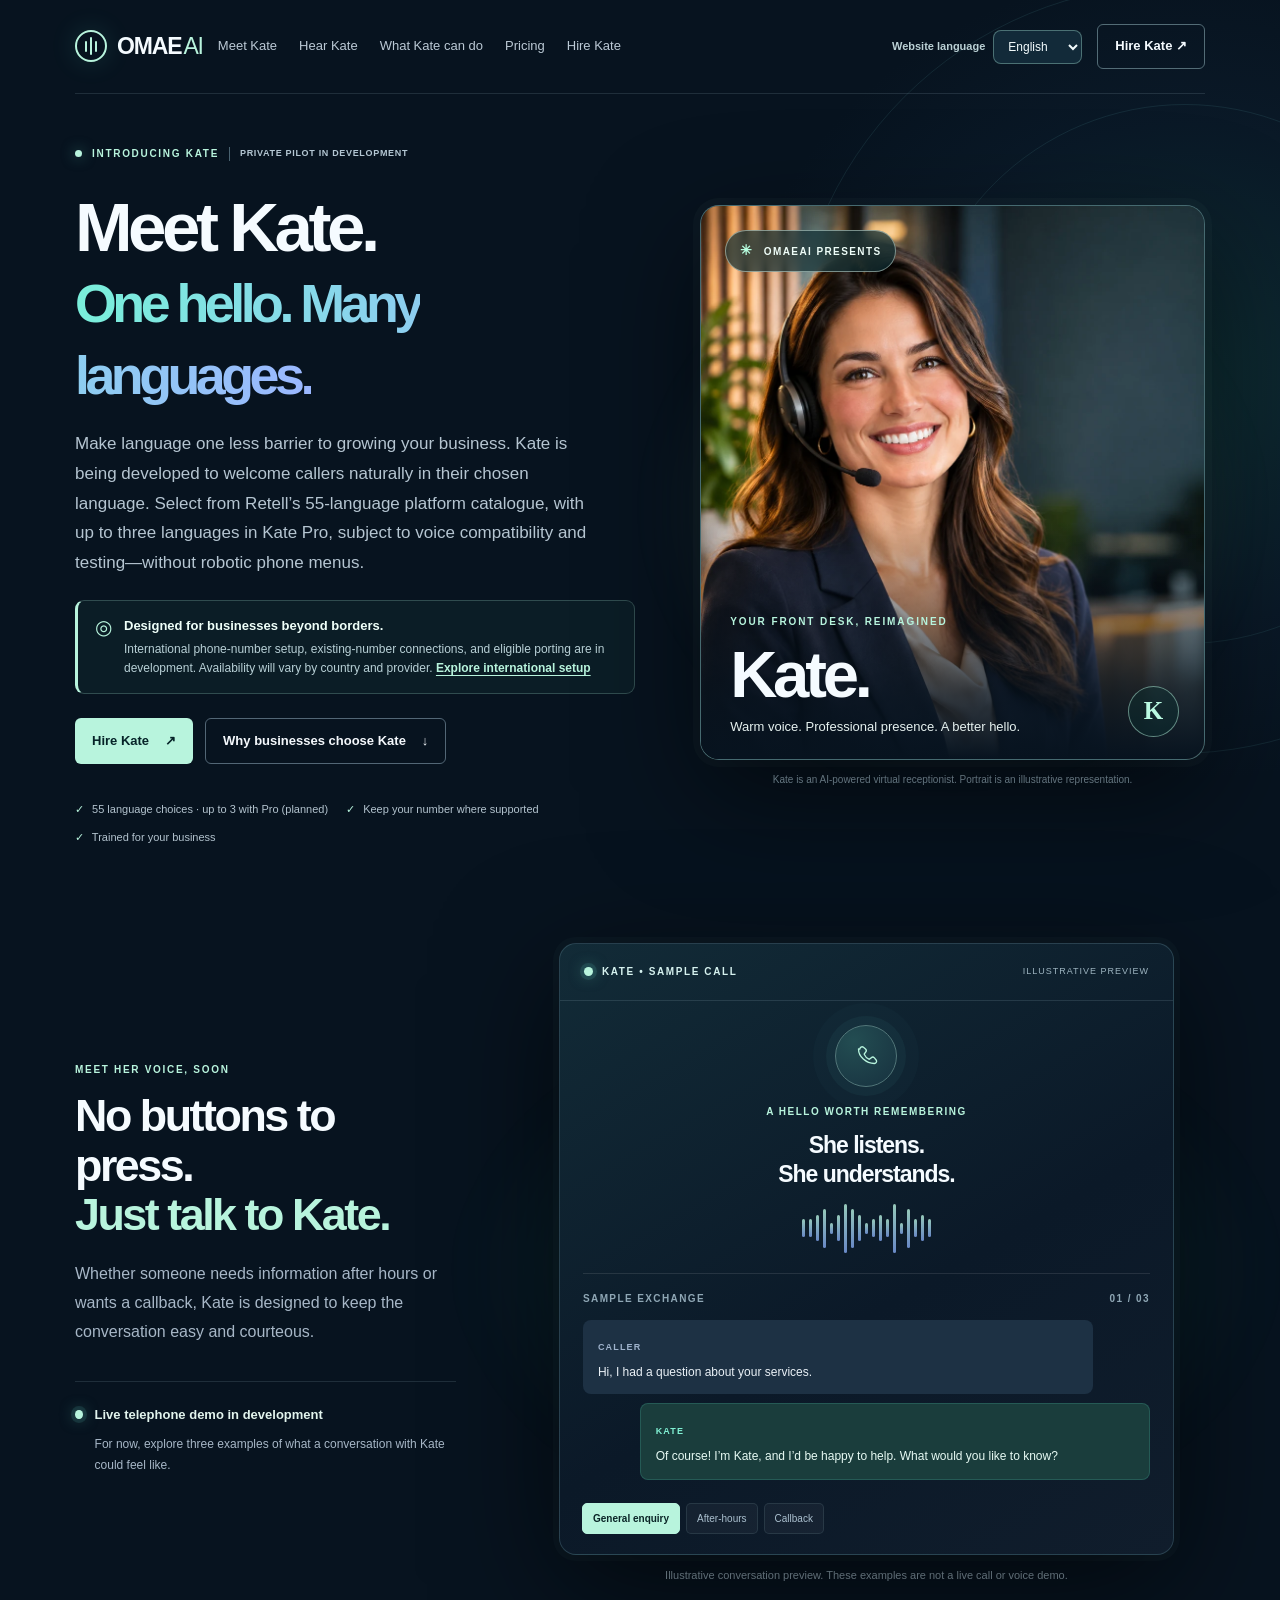
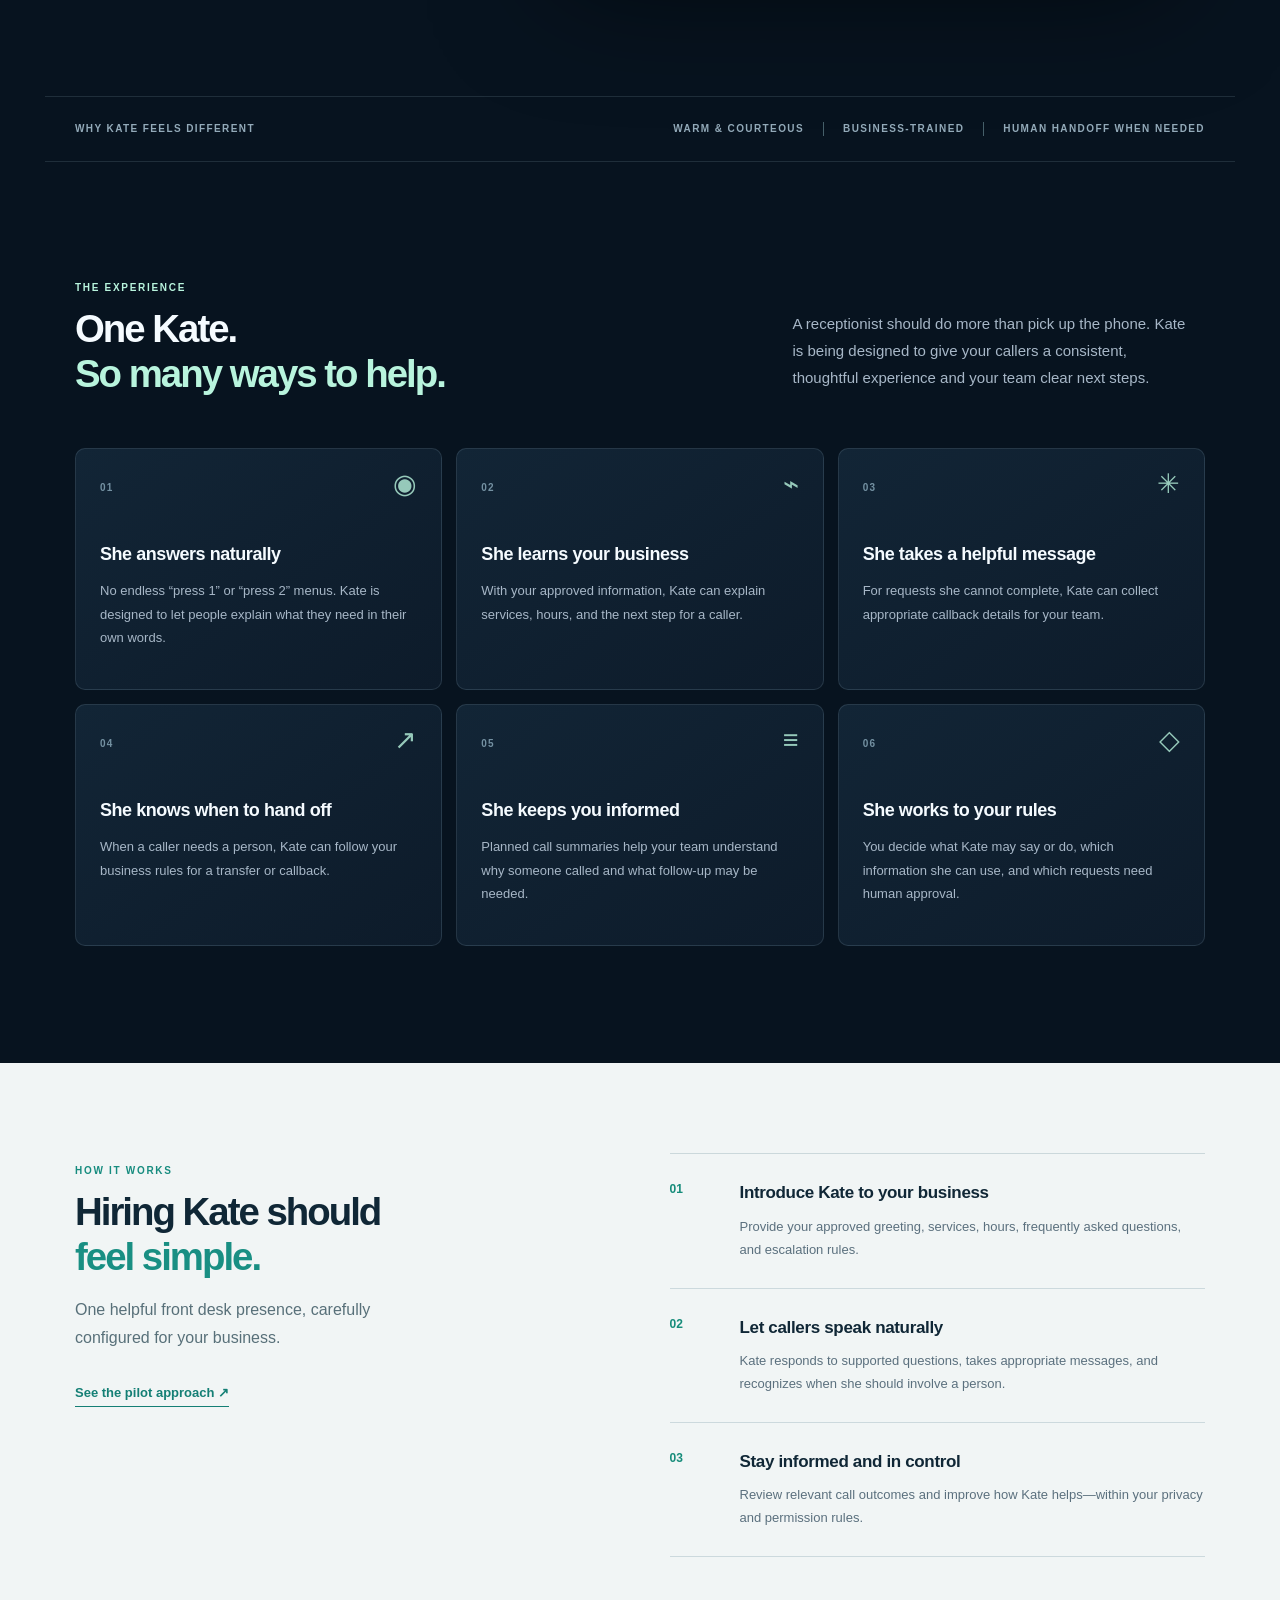
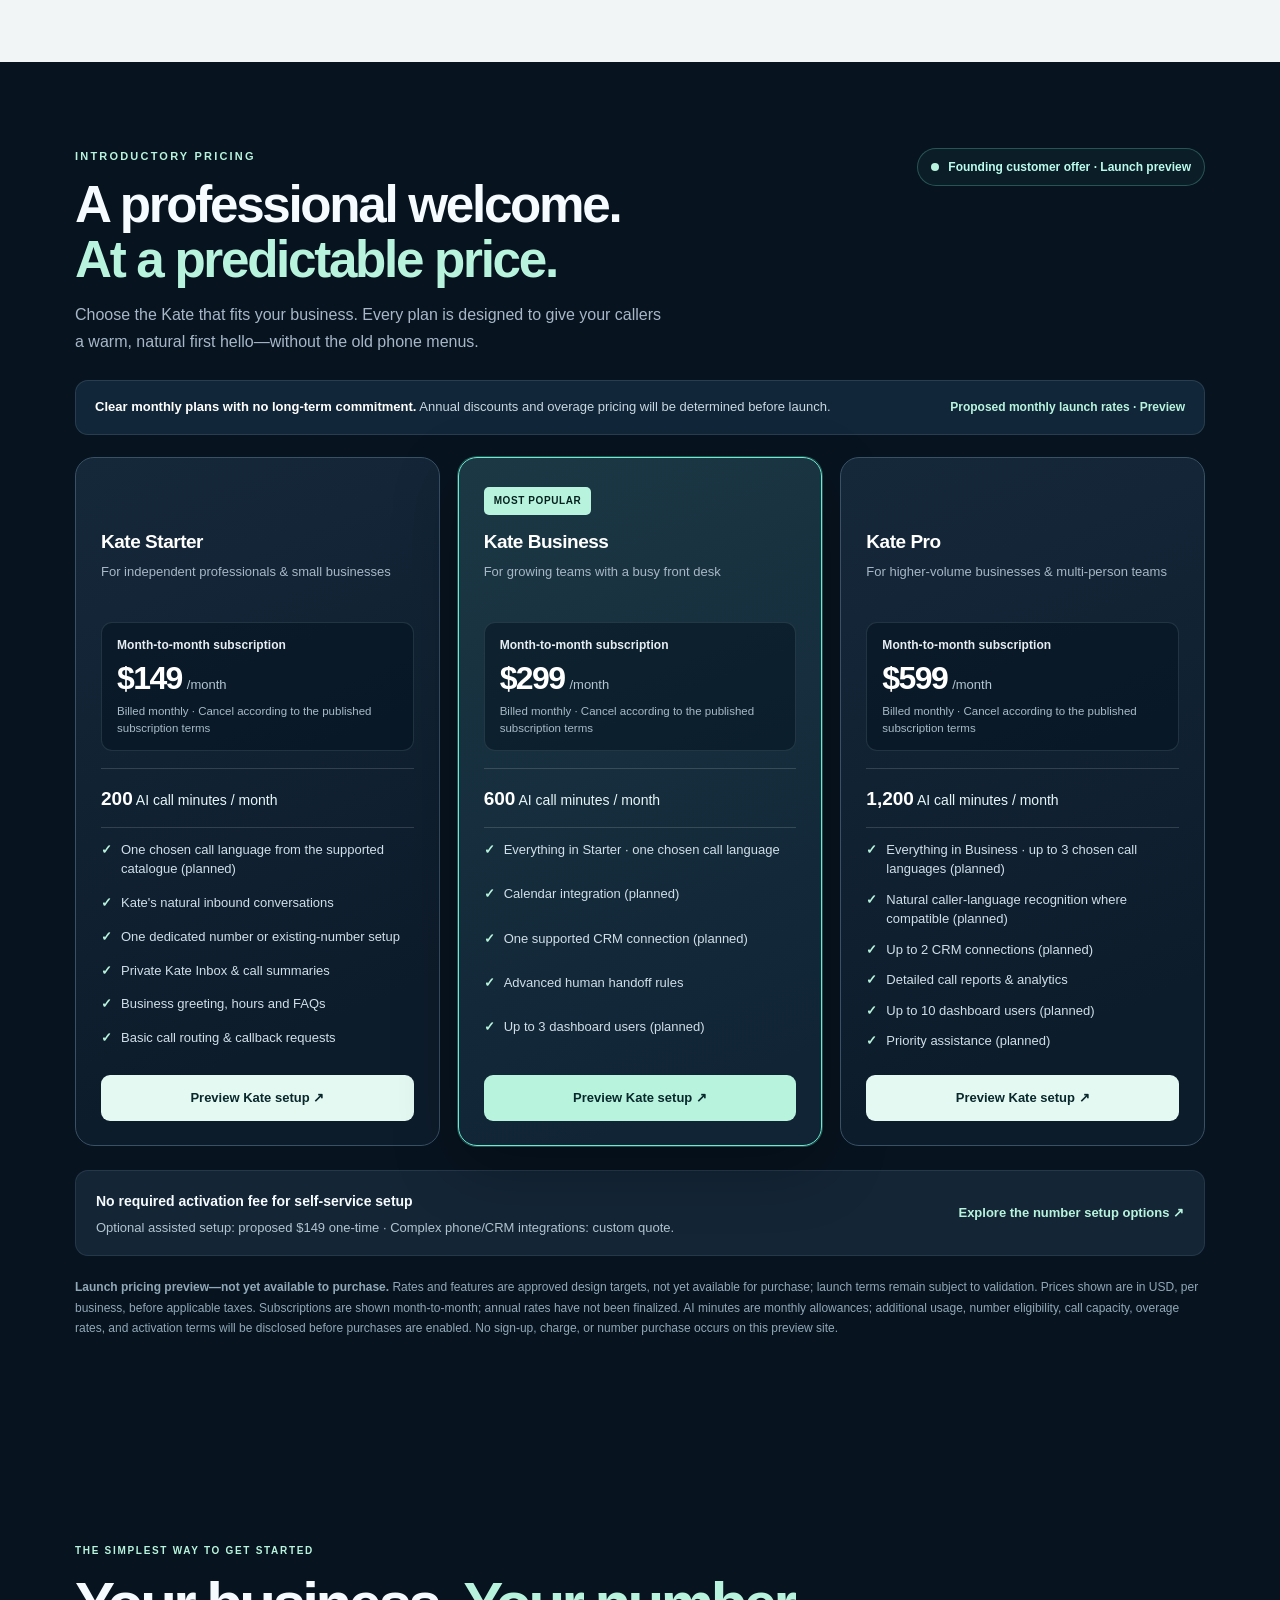
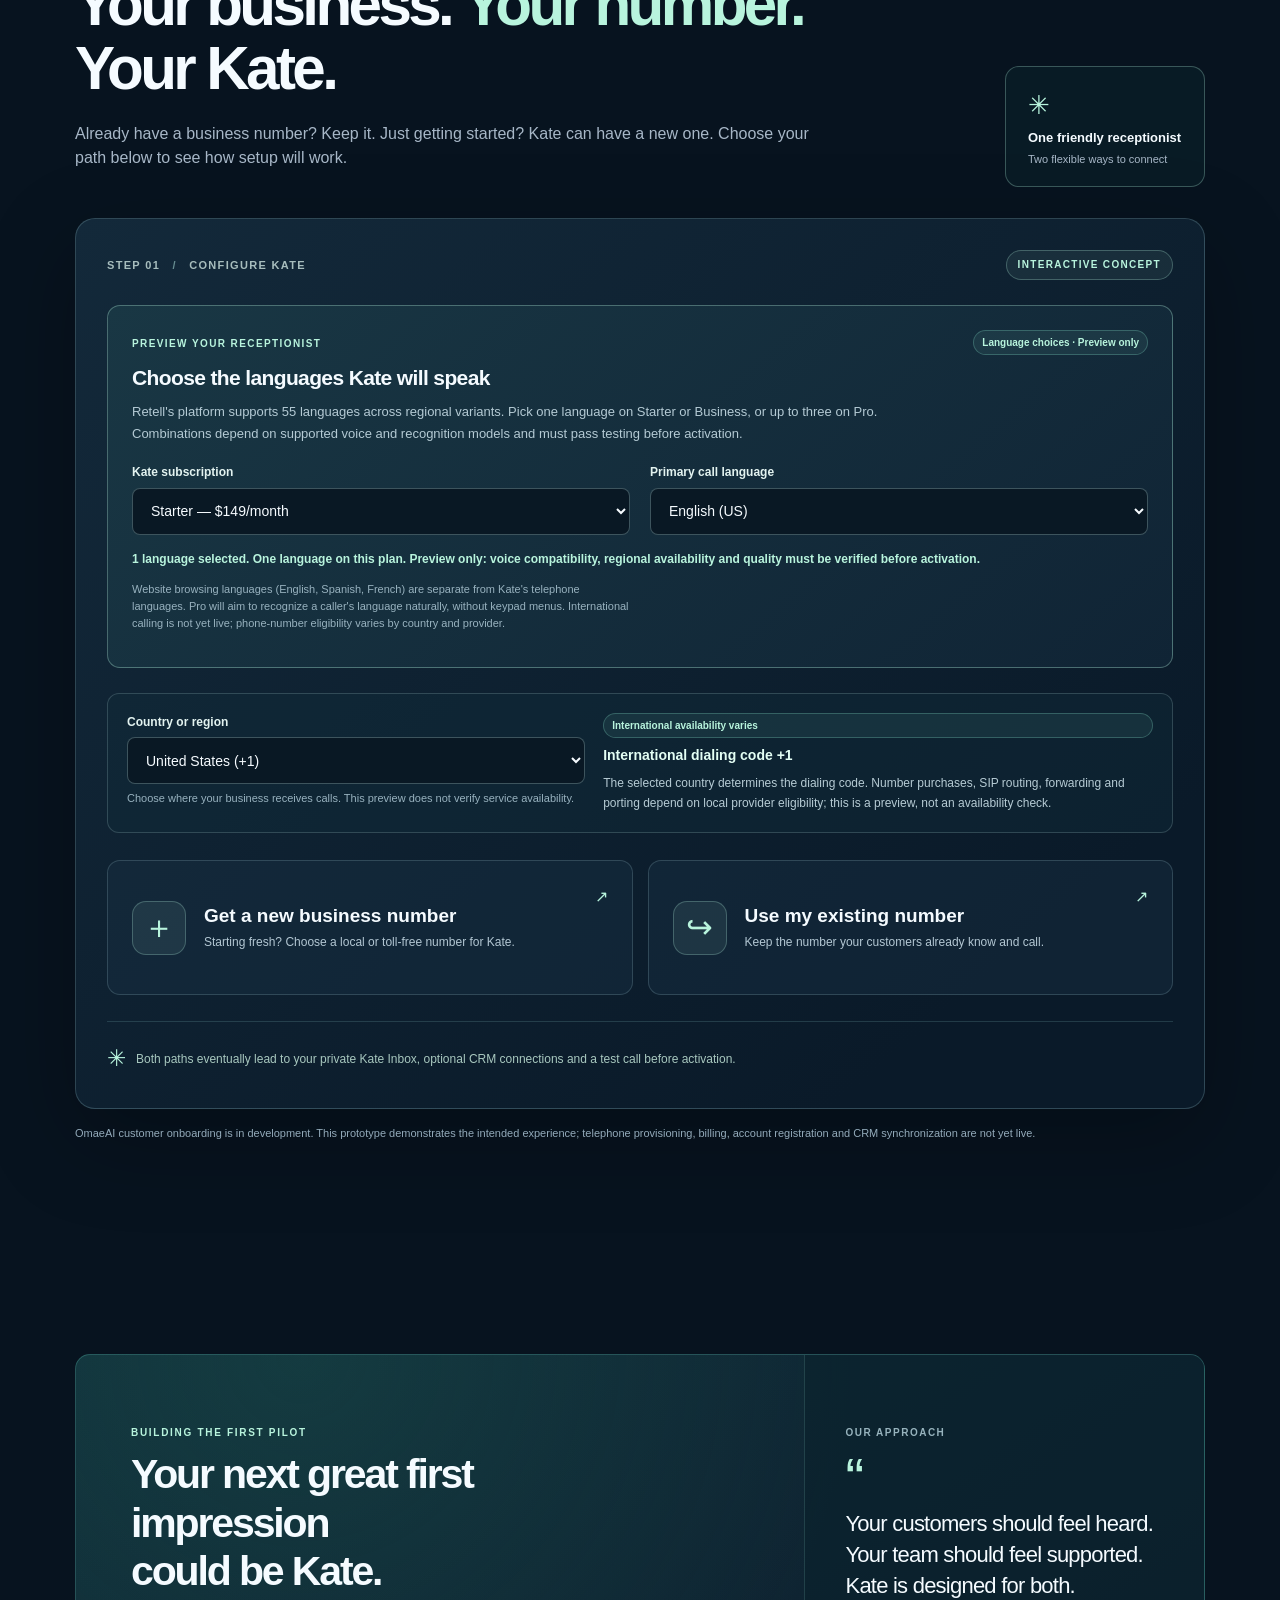
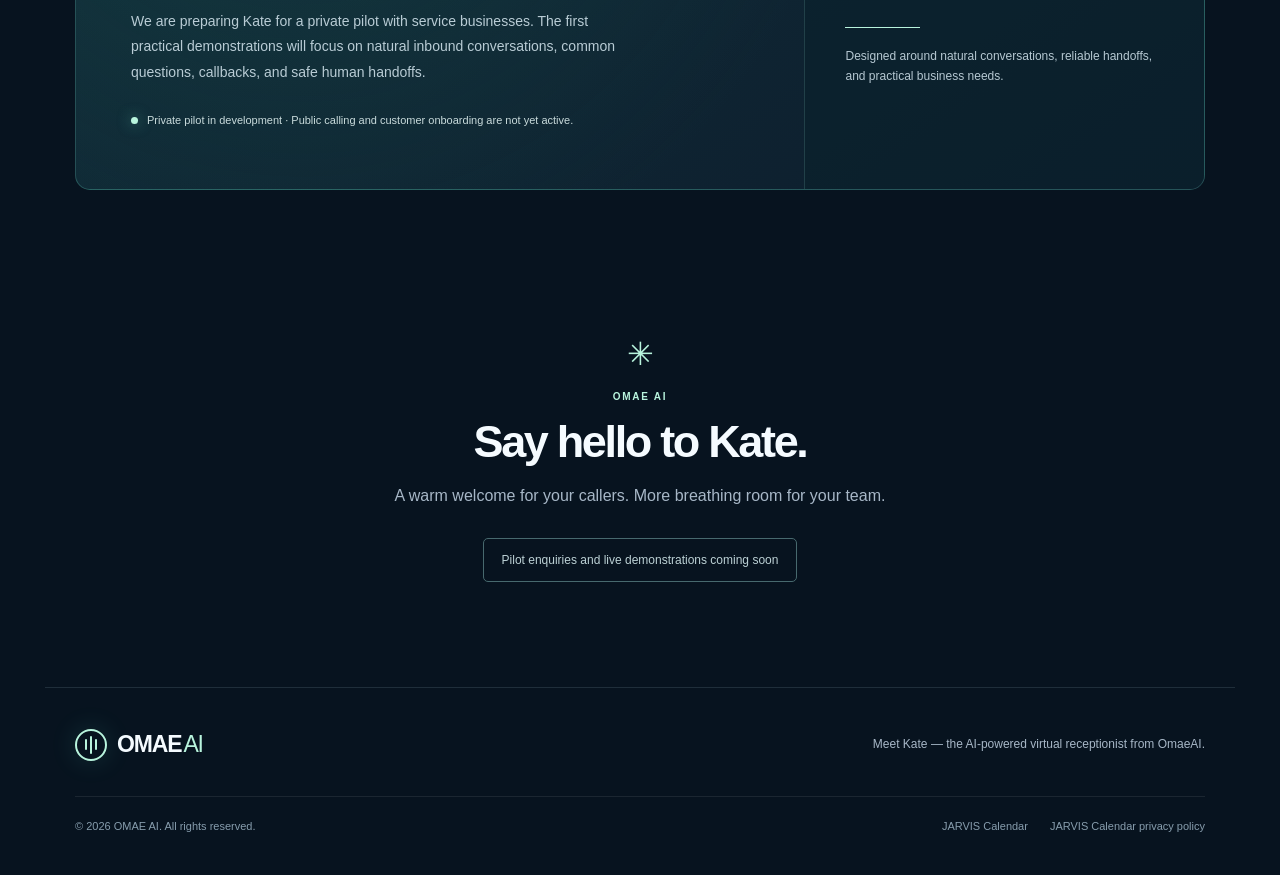
<file: index.html>
<!DOCTYPE html>

<html lang="en">
<head>
<meta charset="utf-8"/>
<meta content="width=device-width, initial-scale=1" name="viewport"/>
<meta content="dark" name="color-scheme"/>
<meta content="#07131f" name="theme-color"/>
<meta content="Meet Kate by OmaeAI. A natural AI receptionist in development, with a planned choice from 55 supported platform languages and up to three in Kate Pro. International phone connections subject to provider availability." name="description"/>
<title>Meet Kate | Multilingual AI Receptionist | OmaeAI</title>
<style>:root{color-scheme:dark;--bg:#07131f;--bg2:#0b1b29;--panel:#101f2e;--surface:#142536;--line:rgba(190,224,235,.13);--text:#f5fbff;--muted:#a7b7c7;--soft:#d9e7ef;--mint:#72eed4;--blue:#a3bcff;--max:1190px}
*{box-sizing:border-box}html{scroll-behavior:smooth}body{margin:0;background:var(--bg);color:var(--text);font:16px/1.55 -apple-system,BlinkMacSystemFont,"Segoe UI",Inter,Roboto,Helvetica,Arial,sans-serif;-webkit-font-smoothing:antialiased}button,a{font:inherit}button{cursor:pointer}a{color:inherit;text-decoration:none}a:focus-visible,button:focus-visible{outline:3px solid var(--mint);outline-offset:3px}::selection{background:var(--mint);color:#08141c}.site-shell{overflow:hidden}.section-wrap{max-width:var(--max);margin:0 auto;padding-left:30px;padding-right:30px}.skip-link{position:absolute;left:8px;top:-100px;z-index:20;padding:10px 18px;color:#001;background:var(--mint)}.skip-link:focus{top:8px}
.site-header{max-width:calc(var(--max) - 60px);margin:auto;min-height:94px;display:flex;align-items:center;justify-content:space-between;gap:25px;position:relative;z-index:3;border-bottom:1px solid var(--line)}.brand{display:inline-flex;align-items:center;gap:10px;font-size:23px;letter-spacing:-.05em;font-weight:800;white-space:nowrap}.brand-light{font-weight:400;color:var(--mint);margin-left:2px}.brand-mark{width:32px;height:32px;border:2px solid var(--mint);border-radius:50%;display:flex;align-items:center;justify-content:center;gap:3px;position:relative;box-shadow:0 0 28px #72eed422}.brand-mark span{width:2px;background:var(--mint);border-radius:4px;height:11px}.brand-mark span:nth-child(2){height:18px}.nav-links{display:flex;gap:34px;color:#bbc9d5;font-size:13px}.nav-links a:hover,.footer-bottom a:hover{color:var(--mint)}.nav-cta{font-weight:700;font-size:13px;padding:11px 17px;border:1px solid #536c76;border-radius:6px;white-space:nowrap}.nav-cta:hover{border-color:var(--mint);color:var(--mint)}
.hero{min-height:685px;display:grid;grid-template-columns:1.05fr .95fr;gap:58px;align-items:center;position:relative;padding-top:68px;padding-bottom:80px}.hero:before{content:"";position:absolute;z-index:-1;width:920px;height:820px;right:-415px;top:-130px;background:radial-gradient(ellipse,#1c655c4c 0%,#152f4633 44%,transparent 70%);pointer-events:none}.hero-orbit{position:absolute;border:1px solid rgba(120,213,211,.1);border-radius:50%;pointer-events:none;z-index:-1}.orb-a{width:540px;height:540px;right:-220px;top:10px}.orb-b{width:770px;height:770px;right:-326px;top:-110px}.hero-copy{padding-bottom:28px}.eyebrow,.section-eyebrow{font-weight:750;letter-spacing:.17em;font-size:10px;color:var(--mint)}.eyebrow{display:flex;align-items:center;gap:10px;flex-wrap:wrap}.status-dot,.notice-dot{display:inline-block;flex:none;width:7px;height:7px;background:var(--mint);border-radius:100%;box-shadow:0 0 14px #72eed480}.eyebrow-pilot{font-size:9px;font-weight:650;letter-spacing:.075em;color:#b4c7d3;border-left:1px solid #496270;padding-left:10px}.hero h1{font-size:clamp(43px,4.5vw,67px);line-height:1.1;letter-spacing:-.065em;font-weight:700;margin:26px 0 22px;max-width:670px}.hero h1 em{font-style:normal;background:linear-gradient(94deg,#79efda,#9bb7ff);background-clip:text;-webkit-background-clip:text;color:transparent}.hero-subtitle{font-size:17px;color:#b5c5d1;line-height:1.8;max-width:530px}.hero-actions{display:flex;gap:12px;flex-wrap:wrap;margin:32px 0 38px}.button{display:inline-flex;align-items:center;justify-content:center;gap:16px;min-height:46px;border-radius:6px;padding:12px 17px;font-size:13px;font-weight:750;transition:transform .2s ease,background .2s ease}.button:hover{transform:translateY(-2px)}.button-primary{background:var(--mint);color:#062328}.button-primary:hover{background:#9ffbe8}.button-outline{border:1px solid #526675;color:#f4f8fc}.button-outline:hover{background:#132536}.hero-proof{display:flex;flex-wrap:wrap;gap:15px 20px;color:#b3c3ce;font-size:11px}.proof-icon{color:var(--mint);margin-right:5px}
.hero-demo{position:relative;min-width:0}.demo-glow{position:absolute;inset:10% -10%;background:radial-gradient(ellipse,#2fe7b72a,transparent 70%);filter:blur(27px)}.demo-frame{position:relative;border:1px solid #48697677;background:linear-gradient(150deg,#122b37 0%,#0b1928 57%,#101d2c 100%);border-radius:17px;box-shadow:0 30px 120px #0009,0 0 0 6px #9bfce306;overflow:hidden}.demo-topline{display:flex;align-items:center;justify-content:space-between;gap:6px;padding:20px 24px;border-bottom:1px solid var(--line)}.demo-label{font-size:10px;letter-spacing:.16em;font-weight:750;color:#d6f2ef;display:inline-flex;gap:9px;align-items:center}.mini-orb{width:9px;height:9px;border-radius:50%;background:var(--mint);box-shadow:0 0 0 4px #72eed41c,0 0 15px #72eed481}.preview-tag{letter-spacing:.11em;font-size:9px;color:#9db4c0;white-space:nowrap}.demo-center{text-align:center;padding:32px 10px 15px}.call-icon{border-radius:50%;width:62px;height:62px;margin:0 auto 17px;background:radial-gradient(circle at 30% 25%,#234d52,#17313f);border:1px solid #52777a;color:var(--mint);display:flex;align-items:center;justify-content:center;box-shadow:0 0 0 9px #75ffdf0b,0 0 0 22px #75ffdf05}.call-icon svg{width:30px;height:30px}.demo-kicker{font-size:10px;letter-spacing:.15em;font-weight:700;color:var(--mint);margin:5px}.demo-center h2{font-size:23px;line-height:1.25;letter-spacing:-.045em;font-weight:650;margin:12px 0 10px}.wave{height:59px;display:flex;align-items:center;justify-content:center;gap:4px}.wave i{width:3px;height:18px;border-radius:5px;background:linear-gradient(var(--mint),#7fa3ed);opacity:.8}.wave i:nth-child(4n){height:39px}.wave i:nth-child(3n){height:26px}.wave i:nth-child(5n){height:11px}.wave i:nth-child(7n){height:49px}.call-script{margin:0 23px;padding:17px 0 0;border-top:1px solid #ffffff1a}.script-label{display:flex;justify-content:space-between;color:#8fa7b5;letter-spacing:.14em;font-size:10px;font-weight:700;margin:0 0 14px}.bubble{padding:13px 15px;border-radius:8px;margin-bottom:9px;max-width:90%}.bubble p{font-size:12px;line-height:1.55;margin:5px 0 0}.bubble .who{font-weight:750;font-size:9px;letter-spacing:.13em}.caller{background:#1d3144;margin-right:auto;color:#eaf1f7}.caller .who{color:#9fb3cc}.agent{background:#1a3d3c;border:1px solid #45a79b44;margin-left:auto;color:#e7faf4}.agent .who{color:#81f1d4}.scenario-control{display:flex;flex-wrap:wrap;gap:6px;padding:14px 22px 20px}.scenario{background:#ffffff0a;border:1px solid #8faeb626;border-radius:5px;color:#abc0cf;padding:7px 10px;font-size:10px}.scenario.active{color:#0a2527;background:var(--mint);border-color:var(--mint);font-weight:700}.demo-footnote{font-size:10px;text-align:center;color:#8fa4b2;line-height:1.5;margin:12px 6px}
.proof-strip{padding-top:24px;padding-bottom:25px;display:flex;justify-content:space-between;align-items:center;gap:20px;border-top:1px solid var(--line);border-bottom:1px solid var(--line);color:#93aab9;font-size:10px;font-weight:750;letter-spacing:.14em}.proof-strip-items{display:flex;align-items:center;gap:19px;flex-wrap:wrap}.separator{height:14px;width:1px;background:#46606a}.content-section{padding-top:108px;padding-bottom:117px}.section-heading{display:grid;grid-template-columns:1.25fr .75fr;align-items:end;gap:30px;margin-bottom:42px}.section-heading h2,.how-lead h2,.pilot-copy h2,.last-word h2{font-size:clamp(33px,3vw,45px);line-height:1.18;letter-spacing:-.052em;margin:10px 0}.section-heading h2 span,.how-lead h2 span{color:var(--mint)}.section-heading>p{font-size:15px;line-height:1.8;color:var(--muted);max-width:395px}.feature-grid{display:grid;grid-template-columns:repeat(3,minmax(0,1fr));gap:14px}.feature-card{background:linear-gradient(145deg,#122536,#0d1b2a);border:1px solid var(--line);border-radius:10px;padding:25px 24px 27px;min-height:242px;position:relative}.feature-num{font-size:10px;color:#7491a2;font-weight:700;letter-spacing:.12em}.feature-symbol{position:absolute;right:24px;top:15px;color:var(--mint);font-size:27px;opacity:.8}.feature-card h3{font-size:18px;letter-spacing:-.025em;margin:42px 0 10px}.feature-card p{font-size:13px;line-height:1.8;color:var(--muted);margin:0}.feature-card:hover{border-color:#72eed466}
.how-section{background:#f1f5f5;color:#102736}.how-layout{display:grid;grid-template-columns:.95fr 1.05fr;gap:110px;padding-top:90px;padding-bottom:105px}.how-lead h2 span{color:#198f83}.how-lead .section-eyebrow{color:#178c7f}.how-lead>p:not(.section-eyebrow){color:#587079;line-height:1.75;max-width:320px}.text-link{display:inline-block;color:#147f75;font-weight:750;font-size:13px;margin-top:15px;border-bottom:1px solid #147f75;padding-bottom:3px}.steps{border-top:1px solid #cbd8db}.step{display:grid;grid-template-columns:55px auto;gap:15px;padding:26px 0;border-bottom:1px solid #ccd9dd}.step-marker{font-size:12px;color:#168c7a;font-weight:700}.step h3{font-size:17px;margin:0 0 8px;letter-spacing:-.02em}.step p{font-size:13px;color:#5b707e;line-height:1.8;margin:0}
.pilot-section{padding-top:100px;padding-bottom:105px}.pilot-panel{display:grid;grid-template-columns:1.55fr .85fr;border:1px solid #72eed43d;border-radius:15px;background:radial-gradient(circle at 20% 0%,#1a514c60,transparent 55%),linear-gradient(145deg,#11303b,#0d1c2c);overflow:hidden}.pilot-copy{padding:60px 55px}.pilot-copy h2{max-width:540px;font-size:41px}.pilot-copy>p:not(.section-eyebrow){max-width:510px;line-height:1.8;color:#b9ccd5;font-size:14px}.pilot-notice{display:flex;align-items:flex-start;gap:9px;margin-top:27px;font-size:11px;color:#c9dbdc}.notice-dot{margin-top:5px}.pilot-aside{background:#09212c95;border-left:1px solid #8cd8d12b;padding:60px 40px}.aside-eyebrow{font-size:10px;font-weight:700;letter-spacing:.15em;color:#97b3bd}.quote-mark{font-size:56px;color:var(--mint);height:51px;line-height:1}.pilot-aside blockquote{font-size:22px;line-height:1.4;letter-spacing:-.035em;margin:8px 0 25px}.aside-rule{height:1px;width:75px;background:var(--mint)}.pilot-aside>p:last-child{font-size:12px;line-height:1.7;color:#b6c8d2;margin-top:18px}.last-word{text-align:center;padding-top:35px;padding-bottom:105px}.last-word-icon{font-size:32px;color:var(--mint)}.last-word h2{font-size:45px}.last-word>p:not(.section-eyebrow){color:var(--muted)}.coming-soon{display:inline-block;border:1px solid #47696e;color:#bcd1d5;padding:12px 18px;border-radius:5px;font-size:12px;margin-top:13px}
.site-footer{border-top:1px solid var(--line);padding-top:35px;padding-bottom:40px}.footer-top{display:flex;align-items:center;justify-content:space-between;gap:20px}.footer-top p{color:var(--muted);font-size:12px}.footer-bottom{border-top:1px solid #ffffff15;margin-top:30px;padding-top:21px;display:flex;justify-content:space-between;gap:20px;color:#879dad;font-size:11px}.footer-bottom div{display:flex;gap:22px;flex-wrap:wrap}
@media(max-width:1020px){.site-header{margin:0 30px}.hero{gap:30px}.hero h1{font-size:48px}.nav-links{gap:16px}.feature-grid{grid-template-columns:repeat(2,minmax(0,1fr))}.how-layout{gap:45px}}@media(max-width:760px){.section-wrap{padding-left:20px;padding-right:20px}.site-header{margin:0 20px;min-height:73px}.nav-links{display:none}.nav-cta{font-size:11px;padding:9px 12px}.brand{font-size:21px}.hero{grid-template-columns:1fr;padding-top:45px;padding-bottom:60px;gap:33px}.hero-copy{padding:0}.hero h1{font-size:clamp(40px,9.5vw,61px)}.hero-subtitle{font-size:15px}.hero-proof{gap:10px}.hero-demo{max-width:500px;margin:auto;width:100%}.proof-strip{flex-direction:column;align-items:flex-start;gap:14px;font-size:9px}.proof-strip-items{gap:10px}.content-section{padding-top:70px;padding-bottom:75px}.section-heading{grid-template-columns:1fr;gap:5px}.feature-grid{grid-template-columns:1fr}.feature-card{min-height:202px}.feature-card h3{margin-top:30px}.how-layout{grid-template-columns:1fr;padding-top:65px;padding-bottom:70px;gap:36px}.pilot-section{padding-top:60px;padding-bottom:60px}.pilot-panel{grid-template-columns:1fr}.pilot-copy{padding:36px 28px}.pilot-aside{border-left:0;border-top:1px solid #8cd8d12b;padding:28px}.pilot-copy h2{font-size:33px}.last-word{padding-top:20px;padding-bottom:65px}.last-word h2{font-size:35px}.footer-top,.footer-bottom{flex-direction:column;align-items:flex-start;gap:10px}.footer-bottom div{gap:13px}}@media(prefers-reduced-motion:reduce){html{scroll-behavior:auto}*,*:before,*:after{transition:none!important;animation:none!important}}

/* Kate launch concept: premium editorial portrait and conversational demo */
:root{--mint:#b8f4dd;--warm:#f7d8b2}
.site-header{max-width:calc(var(--max) - 60px)}
.hero{min-height:685px;grid-template-columns:1.06fr .94fr;gap:56px;padding-top:52px;padding-bottom:72px}
.hero h1{font-size:clamp(52px,5.4vw,78px);line-height:1.04;margin-top:30px}
.hero-subtitle{max-width:520px;line-height:1.75}
.hero-copy{padding-bottom:0}
.kate-portrait-wrap{position:relative;min-width:0;max-width:530px;width:100%;margin-left:auto}
.portrait-glow{position:absolute;inset:4% -12% 0%;background:radial-gradient(ellipse,#94d4bb40 0%,transparent 68%);filter:blur(20px)}
.portrait-frame{position:relative;aspect-ratio:0.91;background:#223b47;border:1px solid #7db2ad66;border-radius:19px;overflow:hidden;box-shadow:0 35px 110px #0008,0 0 0 7px #acf5d707}
.kate-portrait{display:block;position:absolute;width:100%;height:100%;object-fit:cover;object-position:45% 30%}
.portrait-frame:after{content:"";position:absolute;inset:40% 0 0;background:linear-gradient(transparent 28%,#07131fce 81%,#07131fff 100%);pointer-events:none}
.portrait-top{position:absolute;top:24px;left:24px;z-index:1;border:1px solid #e5fff477;background:#092b33a8;backdrop-filter:blur(13px);border-radius:50px;padding:9px 14px;color:#eefdf8;font-size:10px;letter-spacing:.14em;font-weight:750}
.little-spark{font-size:14px;color:#b7ffe0;margin-right:6px}
.portrait-caption{position:absolute;bottom:22px;left:29px;right:25px;z-index:1;display:flex;align-items:end;justify-content:space-between;gap:15px}
.portrait-caption h2{font-size:clamp(53px,5.1vw,80px);line-height:1;margin:0 0 9px;letter-spacing:-.065em}
.portrait-caption p{margin:0;color:#e6f1ef;font-size:13px}.portrait-caption .portrait-kicker{font-size:10px;letter-spacing:.19em;color:#b7f4dd;font-weight:700;margin-bottom:13px}
.portrait-mark{border:1px solid #b8f4dd80;color:#bafae2;background:#0c343366;border-radius:50%;width:51px;height:51px;display:grid;place-items:center;font:700 25px Georgia,serif}
.portrait-disclosure{color:#91aab9;text-align:center;font-size:10px;line-height:1.5;margin:12px auto 0;max-width:410px}
.sample-section{padding-top:25px;padding-bottom:100px;display:grid;grid-template-columns:.72fr 1.28fr;gap:72px;align-items:center}
.sample-copy h2{font-size:clamp(33px,3.5vw,52px);line-height:1.1;letter-spacing:-.055em;margin:14px 0 21px}.sample-copy h2 span{color:var(--mint)}
.sample-copy>p:not(.section-eyebrow){color:var(--muted);line-height:1.8;max-width:365px}
.sample-note{display:flex;gap:12px;border-top:1px solid var(--line);padding:20px 0 0;margin-top:34px;color:#e2f4ed}.sample-note .mini-orb{margin-top:8px}.sample-note strong{font-size:13px}.sample-note p{color:var(--muted);font-size:12px;line-height:1.7;margin-top:8px}
.sample-section .hero-demo{width:100%}.sample-section .demo-frame{max-width:615px;margin:0 auto}
.sample-section .demo-center{padding-top:24px}.sample-section .demo-footnote{font-size:11px}
.hero-demo .call-script{margin-bottom:6px}
.last-word .coming-soon{display:inline-block}
@media(max-width:900px){.hero{gap:28px}.sample-section{gap:30px}.hero h1{font-size:clamp(43px,6vw,60px)}}
@media(max-width:700px){.hero{grid-template-columns:1fr;gap:28px;padding-top:54px;padding-bottom:20px}.hero h1{font-size:clamp(45px,11vw,65px)}.hero-copy{max-width:540px}.kate-portrait-wrap{margin:auto;max-width:465px}.portrait-frame{aspect-ratio:1.04}.sample-section{grid-template-columns:1fr;padding-top:66px;padding-bottom:65px;gap:28px}.sample-copy>p:not(.section-eyebrow){max-width:620px}.sample-note{margin-top:20px}.portrait-caption h2{font-size:65px}}
@media(max-width:430px){.portrait-caption{bottom:18px;left:19px;right:19px}.portrait-caption h2{font-size:55px}.portrait-frame{aspect-ratio:.89}.portrait-top{top:16px;left:16px}.portrait-caption p{font-size:11px}.portrait-mark{width:43px;height:43px}}

/* 2026 Kate Hire Flow — self-contained interactive preview; no backend calls. */
.onboard-section{padding-top:100px;padding-bottom:100px}
.onboard-heading{display:flex;justify-content:space-between;align-items:flex-end;gap:42px;margin-bottom:31px}
.onboard-header-copy{max-width:790px}.onboard-heading h2{font-size:clamp(35px,4.7vw,61px);letter-spacing:-.06em;line-height:1.07;margin:14px 0 20px}.onboard-heading h2 span{color:var(--mint)}.onboard-heading p:not(.section-eyebrow){color:var(--muted);font-size:16px;max-width:750px}
.onboard-premise{padding:18px 22px;border:1px solid #91c5b75a;background:#102f354d;min-width:200px;border-radius:14px;display:flex;flex-direction:column;align-items:flex-start;gap:3px}.onboard-premise-icon{color:var(--mint);font-size:26px}.onboard-premise strong{font-size:13px}.onboard-premise small{font-size:11px;color:var(--muted)}
.onboard-panel{padding:31px;background:linear-gradient(140deg,#13293a 0%,#0a1a29 83%);border:1px solid #7299a155;border-radius:20px;box-shadow:0 30px 90px #0004}
.onboard-topline{display:flex;align-items:center;justify-content:space-between;gap:10px;color:#a7bdbd;font-size:11px;letter-spacing:.12em;font-weight:700;margin-bottom:25px}.onboard-topline span span{margin:0 8px;color:#668c90}.onboard-preview-pill{color:var(--mint);background:#b8f4dd11;border:1px solid #b8f4dd44;border-radius:50px;padding:6px 11px;font-size:10px}
.onboard-options{display:grid;grid-template-columns:1fr 1fr;gap:15px}
.onboard-option{display:flex;gap:18px;align-items:center;min-height:135px;text-align:left;padding:24px;border-radius:13px;border:1px solid #6a8b9659;background:#18304377;color:var(--text);transition:background .2s,border-color .2s,transform .2s}
.onboard-option:hover,.onboard-option:focus-visible{background:#1b3a4a;border-color:#b8f4ddbb;transform:translateY(-2px)}.onboard-option[aria-pressed=true]{border-color:var(--mint);background:#193d44;box-shadow:0 0 0 1px #b8f4dd3a inset}
.onboard-option-icon{display:grid;place-items:center;flex:0 0 54px;width:54px;height:54px;border-radius:14px;background:#b8f4dd15;border:1px solid #b8f4dd40;color:var(--mint);font-size:32px}
.onboard-option-content{display:flex;flex-direction:column;gap:5px;flex:1}.onboard-option-content strong{font-size:19px;line-height:1.25}.onboard-option-content small{color:#b3c7d3;font-size:12px;line-height:1.6}
.onboard-option-arrow{color:var(--mint);align-self:flex-start}
.onboard-flow{border-top:1px solid #91b2b544;margin-top:27px;padding-top:29px}.onboard-flow[hidden],.onboard-result[hidden]{display:none}
.onboard-flow-head{display:flex;justify-content:space-between;align-items:flex-start;gap:24px;margin-bottom:20px}.flow-kicker{color:var(--mint);font-size:10px;letter-spacing:.14em;font-weight:800}.onboard-flow h3,.onboard-result h3{font-size:24px;letter-spacing:-.035em;margin:6px 0}.onboard-flow-head p,.onboard-result p{font-size:13px;color:#b6c9d7;margin:5px 0}.onboard-step-tag{font-size:10px;letter-spacing:.11em;color:#c3d5d8;background:#193644;padding:9px 10px;border-radius:8px;white-space:nowrap}
.onboard-form{display:flex;flex-direction:column;gap:19px}.onboard-fields{display:grid;grid-template-columns:1fr 1fr;gap:20px}.field-row{display:flex;flex-direction:column;gap:6px}.field-row label,.number-kind legend,.connection-method legend{font-size:12px;font-weight:750;color:#e3f3f0}.field-row label small{color:#95afb4;font-weight:400}
.field-row input,.field-row select{height:47px;padding:11px 14px;border-radius:8px;border:1px solid #76979c79;background:#091824;color:#f6fbff;font:inherit;font-size:14px;max-width:420px}.field-row input::placeholder{color:#7f9ba5}.field-row input:focus-visible,.field-row select:focus-visible{outline:2px solid var(--mint);outline-offset:1px}.field-hint{color:#98b2bf;font-size:11px;max-width:500px}
.number-kind,.connection-method{border:0;margin:0;padding:0;display:flex;flex-wrap:wrap;gap:12px;align-items:center}.number-kind legend,.connection-method legend{width:100%;margin-bottom:10px}.kind-option,.connection-method label{display:flex;gap:9px;align-items:center;border:1px solid #7291a05e;background:#11293b;border-radius:9px;padding:11px 15px;font-size:13px;color:#e7f7ef;cursor:pointer}.number-kind input,.connection-method input{accent-color:#b8f4dd}.connection-method label{flex-wrap:wrap}.connection-method label small{color:#adc0cb;width:100%;padding-left:23px}.setup-button{align-self:flex-start;margin-top:6px}
.onboard-result{margin-top:25px;background:#09292a;border:1px solid #98dec24d;border-radius:13px;padding:24px}.onboard-result ol{padding-left:21px;margin:17px 0;color:#d8e9e9;font-size:13px;line-height:1.9}.onboard-result .onboard-result-note{border-top:1px solid #91ceb74f;padding-top:14px;margin-top:14px;color:#bad0c9}.onboard-result-note strong{color:#f5fbff}
.onboard-foot{border-top:1px solid #6a9c9e42;margin-top:26px;padding-top:19px;display:flex;align-items:center;gap:10px;color:#a8c8bf;font-size:12px}.onboard-foot span{font-size:23px;color:var(--mint)}.onboard-disclaimer{font-size:11px;color:#93aaba;line-height:1.6;margin-top:16px}
@media(max-width:900px){.onboard-premise{display:none}}
@media(max-width:700px){.onboard-section{padding-top:65px;padding-bottom:70px}.onboard-heading{margin-bottom:22px}.onboard-panel{padding:18px}.onboard-options{grid-template-columns:1fr}.onboard-option{padding:18px;min-height:104px}.onboard-option-content strong{font-size:17px}.onboard-fields{grid-template-columns:1fr}.onboard-flow-head{flex-direction:column;gap:11px}.onboard-step-tag{align-self:flex-start}.onboard-topline{font-size:9px}.onboard-preview-pill{font-size:9px}.onboard-heading h2{font-size:39px}}
@media(prefers-reduced-motion:reduce){.onboard-option{transition:none}.onboard-option:hover{transform:none}}
</style>
<style>.port-help{margin:13px 0 16px;padding:13px 15px;border:1px solid rgba(114,238,212,.32);border-radius:10px;background:rgba(114,238,212,.06);color:#d9e7ef;font-size:13px;line-height:1.6}.port-help strong{color:#72eed4}.port-help[hidden]{display:none!important}</style>
<style>
/* OmaeAI Kate pricing — standalone addition; existing homepage rules preserved */
.kate-pricing{padding-top:86px;padding-bottom:95px;scroll-margin-top:28px}
.pricing-eyebrow{font-size:11px;letter-spacing:.2em;font-weight:800;color:var(--mint);text-transform:uppercase;margin:0 0 13px}
.pricing-head{display:flex;justify-content:space-between;align-items:end;gap:35px;margin-bottom:24px}
.pricing-head h2{font-size:clamp(34px,4vw,54px);letter-spacing:-.045em;line-height:1.07;margin:0 0 15px;font-weight:750;color:var(--text)}
.pricing-head h2 em{font-style:normal;color:var(--mint)}
.pricing-head p.pricing-sub{max-width:590px;color:var(--muted);font-size:16px;line-height:1.68;margin:0}
.pricing-launch{display:inline-flex;gap:9px;align-items:center;padding:9px 13px;border:1px solid #72eed444;border-radius:40px;background:#72eed40b;color:#bafbec;font-size:12px;font-weight:650;white-space:nowrap;align-self:flex-start}
.pricing-launch::before{content:"";width:8px;height:8px;background:var(--mint);border-radius:50%}
.price-switch-wrap{display:flex;align-items:center;justify-content:space-between;gap:20px;padding:16px 20px;border:1px solid var(--line);border-radius:14px;background:#102332;margin:26px 0 21px}
.price-switch-copy{color:var(--soft);font-size:13px;max-width:510px}
.price-switch{display:inline-flex;border:1px solid #496476;background:#081725;border-radius:10px;padding:4px;gap:2px;white-space:nowrap}
.price-switch button{border:0;background:none;color:#b1c0d0;font-weight:700;font-size:13px;padding:11px 15px;border-radius:7px;transition:background .15s,color .15s}
.price-switch button[aria-pressed="true"]{background:var(--mint);color:#082328}
.price-switch button:focus-visible{outline:2px solid var(--mint);outline-offset:3px}
.pricing-grid{display:grid;grid-template-columns:repeat(3,minmax(0,1fr));gap:18px;align-items:stretch}
.price-card{border:1px solid #385166;background:linear-gradient(157deg,#15283a,#0d1c2b 80%);padding:29px 25px 24px;border-radius:19px;position:relative;display:flex;flex-direction:column;min-width:0}
.price-card.featured{border-color:#6aebcf;box-shadow:0 0 0 1px #6aebcf4a,0 20px 65px #0004;background:linear-gradient(157deg,#1c3845,#102435 88%)}
.pricing-feature-tag{display:inline-block;color:#05221e;background:var(--mint);font-size:10px;font-weight:850;letter-spacing:.06em;padding:6px 10px;border-radius:5px;align-self:flex-start;margin-bottom:12px}
.plan-name{font-size:19px;font-weight:760;margin:0 0 7px;color:#fff;letter-spacing:-.025em}
.plan-audience{color:var(--muted);font-size:13px;margin:0 0 20px;line-height:1.45;min-height:39px}
.plan-price-line{display:flex;align-items:baseline;gap:5px;margin:0}
.plan-price{font-size:48px;font-weight:800;line-height:1.1;letter-spacing:-.065em;color:#fff;font-variant-numeric:tabular-nums}
.plan-unit{color:#acbfcc;font-size:14px}
.plan-billed{color:var(--mint);font-size:12px;min-height:34px;margin:7px 0 16px;line-height:1.45}
.plan-allowance{padding:15px 0 13px;margin:0 0 12px;border-top:1px solid #ffffff25;border-bottom:1px solid #ffffff25;font-size:14px;color:#e7f6f8}
.plan-allowance strong{color:#fff;font-size:19px}
.price-card ul{list-style:none;margin:0 0 24px;padding:0;display:grid;gap:11px;flex:1}
.price-card li{display:flex;align-items:start;gap:9px;font-size:13px;line-height:1.5;color:#d0dfe8}
.price-card li::before{content:"✓";color:var(--mint);font-weight:850}
.plan-action{display:block;text-align:center;border-radius:9px;padding:13px;background:#e5f9f3;color:#09282c;font-size:13px;font-weight:800;text-decoration:none;transition:transform .15s,background .15s}
.plan-action:hover{background:var(--mint);transform:translateY(-2px)}
.price-card.featured .plan-action{background:var(--mint)}
.pricing-fineprint{color:#91a8b6;font-size:12px;line-height:1.7;margin:21px 0 0}
.pricing-setup{margin-top:24px;border:1px solid #49657750;border-radius:13px;padding:18px 20px;background:#142536;display:flex;align-items:center;gap:20px;justify-content:space-between}
.pricing-setup strong{color:#f5fbff;font-size:14px}
.pricing-setup p{color:#b2c4d0;font-size:13px;margin:4px 0 0;line-height:1.5}
.pricing-setup a{color:var(--mint);font-size:13px;font-weight:700;white-space:nowrap}
@media(max-width:1050px){.pricing-grid{gap:12px}.price-card{padding:25px 19px 21px}.plan-price{font-size:43px}}
@media(max-width:800px){.kate-pricing{padding-top:64px;padding-bottom:68px}.pricing-head{flex-direction:column;align-items:flex-start;gap:14px}.pricing-grid{grid-template-columns:1fr;max-width:530px;margin:auto;gap:17px}.price-card{padding:28px}.plan-audience{min-height:0}.price-switch-wrap{flex-direction:column;align-items:flex-start}.pricing-setup{align-items:flex-start;flex-direction:column}.pricing-feature-tag{margin-bottom:13px}}
@media(max-width:380px){.price-switch{width:100%}.price-switch button{font-size:12px;padding:11px;flex:1}.plan-price{font-size:43px}}
@media(prefers-reduced-motion:reduce){.price-switch button,.plan-action{transition:none}}
</style>
<style>
/* Transparent, always-visible monthly vs annual pricing — 2026-11-17 */
.price-guide{display:flex;align-items:center;justify-content:space-between;gap:20px;margin:24px 0 22px;padding:16px 19px;border:1px solid var(--line);background:#112638;border-radius:13px;color:#c8d8e1;font-size:13px;line-height:1.6}
.price-guide strong{color:#fff}.guide-savings{color:var(--mint);font-size:12px;font-weight:700;text-align:right;white-space:nowrap}
.price-comparison{display:grid;grid-template-columns:1fr;gap:10px;margin:0 0 17px}
.billing-option{padding:13px 15px;border:1px solid #4c677359;border-radius:11px;background:rgba(3,17,29,.5)}
.billing-option.annual{border-color:rgba(114,238,212,.56);background:rgba(114,238,212,.075)}
.billing-head{color:#e6edf3;font-size:12px;letter-spacing:.005em;font-weight:750;display:flex;flex-wrap:wrap;align-items:center;justify-content:space-between;gap:5px;margin-bottom:4px}
.billing-option.annual .billing-head{color:#bafbed}
.billing-save{font-size:10px;line-height:1.25;border-radius:5px;background:#72eed428;color:var(--mint);padding:4px 6px;white-space:nowrap}
.billing-value{font-size:32px;font-weight:800;letter-spacing:-.05em;line-height:1.2;color:#fff;font-variant-numeric:tabular-nums}
.billing-option.annual .billing-value{color:var(--mint)}
.billing-value small{font-size:13px;font-weight:500;letter-spacing:0;color:#b3c5d2;margin-left:5px}
.billing-caption{font-size:11.5px;color:#a8bac7;line-height:1.5;margin:6px 0 0}
@media(max-width:800px){.price-guide{flex-direction:column;align-items:flex-start;gap:5px}.guide-savings{text-align:left}}
</style>
<style>
/* Compact website language switch and international Hire Kate preview. */
.site-header{gap:15px}.nav-links{gap:22px}.site-language-switch{display:flex;align-items:center;gap:8px;margin-left:auto;white-space:nowrap}
.site-language-switch label{font-size:11px;color:#bbd1d5;font-weight:650}
.site-language-switch select{padding:8px 10px;background:#122a39;border:1px solid #83b8b080;border-radius:8px;color:#f2fbfc;font:inherit;font-size:12px;cursor:pointer;max-width:122px}
.site-language-switch select:focus-visible{outline:2px solid var(--mint);outline-offset:2px}
.intl-country-row{display:grid;grid-template-columns:1fr 1.2fr;gap:18px;margin:0 0 27px;padding:19px;border-radius:12px;border:1px solid #a9c6ca3a;background:#102c3970}
.intl-country-row .field-row select{max-width:100%;width:100%}
.intl-country-context{display:flex;flex-direction:column;justify-content:center;gap:7px}
.intl-country-context strong{font-size:14px;color:#e4fff5}.intl-country-context p{font-size:12px;line-height:1.65;color:#b6cbd4;margin:0}
.intl-country-notice{font-size:12px;line-height:1.65;color:#a9c5ce;margin:0 0 20px}
.intl-country-badge{display:inline-block;padding:4px 8px;border-radius:20px;background:#89e6ca14;border:1px solid #89e6ca44;color:#b8f4dd;font-size:10px;font-weight:700}
.field-row[hidden]{display:none!important}
@media(max-width:1040px){.nav-links{gap:12px;font-size:11px}.site-language-switch label{display:none}}
@media(max-width:760px){.site-header{gap:8px}.site-language-switch{margin-left:auto}.site-language-switch select{font-size:11px;padding:8px 6px;max-width:110px}.intl-country-row{grid-template-columns:1fr;gap:11px;padding:14px}}
@media(max-width:390px){.brand{font-size:18px}.nav-cta{padding:8px 8px}.site-language-switch select{max-width:93px}}
</style>
<style>
/* Language-first brand positioning: keep the original portrait and layout. */
.hero h1 em{font-size:clamp(37px,4.2vw,63px);line-height:1.12}
.hero-proof{max-width:580px;gap:12px 18px}
.hero-proof span{line-height:1.45}
@media(max-width:700px){.hero h1 em{font-size:clamp(35px,8.3vw,53px)}.hero-proof{gap:10px 14px}}
</style>
<style>
/* International business positioning – compact hero callout. */
.hero-global-note{display:flex;gap:12px;align-items:flex-start;margin:22px 0 0;padding:15px 17px;border:1px solid #b8f4dd38;border-left:3px solid var(--mint);border-radius:9px;background:rgba(114,238,212,.045);color:#b8d0d6;font-size:12px;line-height:1.6;max-width:560px}
.hero-global-note strong{display:block;color:#effff9;font-size:13px;margin-bottom:3px}
.hero-global-note a{color:var(--mint);font-weight:700;text-decoration:underline;text-underline-offset:3px}
.global-globe{font-size:20px;color:var(--mint);line-height:1.1;flex-shrink:0}
.hero-global-note + .hero-actions{margin-top:24px}
@media(max-width:700px){.hero-global-note{margin-top:18px;padding:12px 13px;font-size:11px}.hero-global-note + .hero-actions{margin-top:21px}}
</style>

<style>
/* OmaeAI pricing and language-selection roadmap — review draft */
.kate-language-config{margin:0 0 25px;padding:24px;border:1px solid #b8f4dd55;border-radius:13px;background:linear-gradient(140deg,#193744,#102435)}
.kate-language-head{display:flex;justify-content:space-between;gap:20px;align-items:flex-start;margin-bottom:18px}
.kate-language-head h3{font-size:21px;letter-spacing:-.03em;margin:7px 0}
.kate-language-head p{font-size:13px;line-height:1.7;color:#b4cad4;max-width:750px;margin:0}
.kate-language-config .field-row select{max-width:none;width:100%}
.kate-extra-language[hidden]{display:none!important}
.kate-language-status{margin:15px 0 12px;color:#b8f4dd;font-size:12px;font-weight:700}
@media(max-width:700px){.kate-language-head{flex-direction:column}.kate-language-config{padding:17px}}
</style>
</head>
<body>
<a class="skip-link" href="#main">Skip to content</a>
<div class="site-shell">
<header aria-label="Main navigation" class="site-header">
<a aria-label="OMAE AI home" class="brand" href="#meet-kate">
<span aria-hidden="true" class="brand-mark"><span></span><span></span><span></span></span>
<span>OMAE<span class="brand-light">AI</span></span>
</a>
<nav aria-label="Primary" class="nav-links"><a href="#meet-kate">Meet Kate</a><a href="#hear-kate">Hear Kate</a><a href="#capabilities">What Kate can do</a><a href="#pricing">Pricing</a><a href="#hire-kate">Hire Kate</a></nav>
<div class="site-language-switch"><label for="site-language-choice">Website language</label><select id="site-language-choice" aria-label="Website language"><option data-keep-language="true" value="en">English</option><option data-keep-language="true" value="es">Español</option><option data-keep-language="true" value="fr">Français</option></select></div>
<a class="nav-cta" href="#hire-kate">Hire Kate ↗</a>
</header>
<main id="main">
<section aria-labelledby="hero-title" class="hero section-wrap" id="meet-kate">
<div aria-hidden="true" class="hero-orbit orb-a"></div>
<div aria-hidden="true" class="hero-orbit orb-b"></div>
<div class="hero-copy">
<div class="eyebrow"><span aria-hidden="true" class="status-dot"></span> INTRODUCING KATE <span class="eyebrow-pilot">PRIVATE PILOT IN DEVELOPMENT</span></div>
<h1 id="hero-title">Meet Kate.<br/><em>One hello. Many languages.</em></h1>
<p class="hero-subtitle">Make language one less barrier to growing your business. Kate is being developed to welcome callers naturally in their chosen language. Select from Retell’s 55-language platform catalogue, with up to three languages in Kate Pro, subject to voice compatibility and testing—without robotic phone menus.</p>
<p class="hero-global-note"><span aria-hidden="true" class="global-globe">◎</span><span><strong>Designed for businesses beyond borders.</strong> International phone-number setup, existing-number connections, and eligible porting are in development. Availability will vary by country and provider. <a href="#hire-kate">Explore international setup</a></span></p>
<div class="hero-actions"><a class="button button-primary" href="#hire-kate">Hire Kate <span aria-hidden="true">↗</span></a><a class="button button-outline" href="#capabilities">Why businesses choose Kate <span aria-hidden="true">↓</span></a></div>
<div aria-label="Kate benefits" class="hero-proof"><span><span class="proof-icon">✓</span> 55 language choices · up to 3 with Pro (planned)</span><span><span class="proof-icon">✓</span> Keep your number where supported</span><span><span class="proof-icon">✓</span> Trained for your business</span></div>
</div>
<div aria-label="Meet Kate, the virtual receptionist" class="kate-portrait-wrap">
<div aria-hidden="true" class="portrait-glow"></div>
<div class="portrait-frame">
<img alt="Portrait of Kate, the smiling virtual receptionist, with a professional headset" class="kate-portrait" height="1536" src="[data-uri]" width="1024"/>
<div class="portrait-top"><span class="little-spark">✳</span> OMAEAI PRESENTS</div>
<div class="portrait-caption"><div><p class="portrait-kicker">YOUR FRONT DESK, REIMAGINED</p><h2>Kate.</h2><p>Warm voice. Professional presence. A better hello.</p></div><span aria-hidden="true" class="portrait-mark">K</span></div>
</div>
<p class="portrait-disclosure">Kate is an AI-powered virtual receptionist. Portrait is an illustrative representation.</p>
</div></section><section class="sample-section section-wrap" id="kate-sample"><div class="sample-copy"><p class="section-eyebrow">MEET HER VOICE, SOON</p><h2>No buttons to press.<br/><span>Just talk to Kate.</span></h2><p>Whether someone needs information after hours or wants a callback, Kate is designed to keep the conversation easy and courteous.</p><div class="sample-note"><span aria-hidden="true" class="mini-orb"></span><div><strong>Live telephone demo in development</strong><p>For now, explore three examples of what a conversation with Kate could feel like.</p></div></div></div><div class="hero-demo" id="hear-kate">
<div aria-hidden="true" class="demo-glow"></div>
<div class="demo-frame">
<div class="demo-topline"><span class="demo-label"><span aria-hidden="true" class="mini-orb"></span> KATE • SAMPLE CALL</span><span class="preview-tag">ILLUSTRATIVE PREVIEW</span></div>
<div class="demo-center">
<div aria-hidden="true" class="call-icon">
<svg fill="none" role="img" viewbox="0 0 64 64"><path d="M19 17c0-3 4-6 7-4l5 4c2 2 2 5 0 7l-3 4c2 5 6 9 11 11l4-3c2-2 5-2 7 0l4 5c2 3-1 7-4 7-18 0-34-15-34-31z" stroke="currentColor" stroke-linecap="round" stroke-linejoin="round" stroke-width="2.8"></path></svg>
</div>
<p class="demo-kicker">A HELLO WORTH REMEMBERING</p>
<h2 id="demo-title">She listens.<br/>She understands.</h2>
<div aria-hidden="true" class="wave"><i></i><i></i><i></i><i></i><i></i><i></i><i></i><i></i><i></i><i></i><i></i><i></i><i></i><i></i><i></i><i></i><i></i><i></i><i></i></div>
</div>
<div aria-live="polite" class="call-script">
<p class="script-label">SAMPLE EXCHANGE <span id="scenario-counter">01 / 03</span></p>
<div class="bubble caller"><span class="who">CALLER</span><p id="caller-text">Hi, I had a question about your services.</p></div>
<div class="bubble agent"><span class="who">KATE</span><p id="agent-text">Of course! I’m Kate, and I’d be happy to help. What would you like to know?</p></div>
</div>
<div aria-label="Choose a sample call scenario" class="scenario-control" role="group">
<button aria-pressed="true" class="scenario active" data-scene="0" type="button">General enquiry</button>
<button aria-pressed="false" class="scenario" data-scene="1" type="button">After-hours</button>
<button aria-pressed="false" class="scenario" data-scene="2" type="button">Callback</button>
</div>
</div>
<p class="demo-footnote">Illustrative conversation preview. These examples are not a live call or voice demo.</p>
</div></section>
<section aria-label="Our approach" class="proof-strip section-wrap">
<span>WHY KATE FEELS DIFFERENT</span>
<div class="proof-strip-items"><span>WARM &amp; COURTEOUS</span><span class="separator"></span><span>BUSINESS-TRAINED</span><span class="separator"></span><span>HUMAN HANDOFF WHEN NEEDED</span></div>
</section>
<section class="content-section section-wrap" id="capabilities">
<div class="section-heading"><div><p class="section-eyebrow">THE EXPERIENCE</p><h2>One Kate.<br/><span>So many ways to help.</span></h2></div><p>A receptionist should do more than pick up the phone. Kate is being designed to give your callers a consistent, thoughtful experience and your team clear next steps.</p></div>
<div class="feature-grid">
<article class="feature-card"><span class="feature-num">01</span><span aria-hidden="true" class="feature-symbol">◉</span><h3>She answers naturally</h3><p>No endless “press 1” or “press 2” menus. Kate is designed to let people explain what they need in their own words.</p></article>
<article class="feature-card"><span class="feature-num">02</span><span aria-hidden="true" class="feature-symbol">⌁</span><h3>She learns your business</h3><p>With your approved information, Kate can explain services, hours, and the next step for a caller.</p></article>
<article class="feature-card"><span class="feature-num">03</span><span aria-hidden="true" class="feature-symbol">✳</span><h3>She takes a helpful message</h3><p>For requests she cannot complete, Kate can collect appropriate callback details for your team.</p></article>
<article class="feature-card"><span class="feature-num">04</span><span aria-hidden="true" class="feature-symbol">↗</span><h3>She knows when to hand off</h3><p>When a caller needs a person, Kate can follow your business rules for a transfer or callback.</p></article>
<article class="feature-card"><span class="feature-num">05</span><span aria-hidden="true" class="feature-symbol">≡</span><h3>She keeps you informed</h3><p>Planned call summaries help your team understand why someone called and what follow-up may be needed.</p></article>
<article class="feature-card"><span class="feature-num">06</span><span aria-hidden="true" class="feature-symbol">◇</span><h3>She works to your rules</h3><p>You decide what Kate may say or do, which information she can use, and which requests need human approval.</p></article>
</div>
</section>
<section class="how-section" id="how-it-works">
<div class="section-wrap how-layout">
<div class="how-lead"><p class="section-eyebrow">HOW IT WORKS</p><h2>Hiring Kate should<br/><span>feel simple.</span></h2><p>One helpful front desk presence, carefully configured for your business.</p><a class="text-link" href="#pilot">See the pilot approach <span aria-hidden="true">↗</span></a></div>
<div class="steps">
<div class="step"><div class="step-marker">01</div><div><h3>Introduce Kate to your business</h3><p>Provide your approved greeting, services, hours, frequently asked questions, and escalation rules.</p></div></div>
<div class="step"><div class="step-marker">02</div><div><h3>Let callers speak naturally</h3><p>Kate responds to supported questions, takes appropriate messages, and recognizes when she should involve a person.</p></div></div>
<div class="step"><div class="step-marker">03</div><div><h3>Stay informed and in control</h3><p>Review relevant call outcomes and improve how Kate helps—within your privacy and permission rules.</p></div></div>
</div>
</div>
</section>

<!-- KATE-PRICING-V1: Transparent preview pricing, no checkout or account creation -->
<section class="kate-pricing section-wrap" id="pricing" aria-labelledby="pricing-title">
<div class="pricing-head">
<div><p class="pricing-eyebrow">INTRODUCTORY PRICING</p><h2 id="pricing-title">A professional welcome.<br><em>At a predictable price.</em></h2>
<p class="pricing-sub">Choose the Kate that fits your business. Every plan is designed to give your callers a warm, natural first hello—without the old phone menus.</p></div>
<div class="pricing-launch">Founding customer offer · Launch preview</div>
</div>
<div class="price-guide"><span><strong>Clear monthly plans with no long-term commitment.</strong> Annual discounts and overage pricing will be determined before launch.</span><span class="guide-savings">Proposed monthly launch rates · Preview</span></div>
<div class="pricing-grid">
<article class="price-card" aria-label="Kate Starter">
<span class="pricing-feature-tag" style="visibility:hidden" aria-hidden="true">PLAN</span>
<h3 class="plan-name">Kate Starter</h3>
<p class="plan-audience">For independent professionals & small businesses</p>
<div class="price-comparison" aria-label="Kate Starter monthly pricing"><div class="billing-option monthly"><div class="billing-head">Month-to-month subscription</div><div class="billing-value">$149<small>/month</small></div><p class="billing-caption">Billed monthly · Cancel according to the published subscription terms</p></div></div>
<p class="plan-allowance"><strong>200</strong> AI call minutes / month</p>
<ul><li>One chosen call language from the supported catalogue (planned)</li><li>Kate's natural inbound conversations</li><li>One dedicated number or existing-number setup</li><li>Private Kate Inbox & call summaries</li><li>Business greeting, hours and FAQs</li><li>Basic call routing & callback requests</li></ul>
<a class="plan-action" href="#hire-kate" aria-label="Preview Kate Starter phone setup">Preview Kate setup ↗</a>
</article>
<article class="price-card featured" aria-label="Kate Business">
<span class="pricing-feature-tag">MOST POPULAR</span>
<h3 class="plan-name">Kate Business</h3>
<p class="plan-audience">For growing teams with a busy front desk</p>
<div class="price-comparison" aria-label="Kate Business monthly pricing"><div class="billing-option monthly"><div class="billing-head">Month-to-month subscription</div><div class="billing-value">$299<small>/month</small></div><p class="billing-caption">Billed monthly · Cancel according to the published subscription terms</p></div></div>
<p class="plan-allowance"><strong>600</strong> AI call minutes / month</p>
<ul><li>Everything in Starter · one chosen call language</li><li>Calendar integration (planned)</li><li>One supported CRM connection (planned)</li><li>Advanced human handoff rules</li><li>Up to 3 dashboard users (planned)</li></ul>
<a class="plan-action" href="#hire-kate" aria-label="Preview Kate Business phone setup">Preview Kate setup ↗</a>
</article>
<article class="price-card" aria-label="Kate Pro">
<span class="pricing-feature-tag" style="visibility:hidden" aria-hidden="true">PLAN</span>
<h3 class="plan-name">Kate Pro</h3>
<p class="plan-audience">For higher-volume businesses & multi-person teams</p>
<div class="price-comparison" aria-label="Kate Pro monthly pricing"><div class="billing-option monthly"><div class="billing-head">Month-to-month subscription</div><div class="billing-value">$599<small>/month</small></div><p class="billing-caption">Billed monthly · Cancel according to the published subscription terms</p></div></div>
<p class="plan-allowance"><strong>1,200</strong> AI call minutes / month</p>
<ul><li>Everything in Business · up to 3 chosen call languages (planned)</li><li>Natural caller-language recognition where compatible (planned)</li><li>Up to 2 CRM connections (planned)</li><li>Detailed call reports & analytics</li><li>Up to 10 dashboard users (planned)</li><li>Priority assistance (planned)</li></ul>
<a class="plan-action" href="#hire-kate" aria-label="Preview Kate Pro phone setup">Preview Kate setup ↗</a>
</article></div>
<div class="pricing-setup"><div><strong>No required activation fee for self-service setup</strong>
<p>Optional assisted setup: proposed $149 one-time · Complex phone/CRM integrations: custom quote.</p></div>
<a href="#hire-kate">Explore the number setup options ↗</a></div>
<p class="pricing-fineprint"><strong>Launch pricing preview—not yet available to purchase.</strong> Rates and features are approved design targets, not yet available for purchase; launch terms remain subject to validation. Prices shown are in USD, per business, before applicable taxes. Subscriptions are shown month-to-month; annual rates have not been finalized. AI minutes are monthly allowances; additional usage, number eligibility, call capacity, overage rates, and activation terms will be disclosed before purchases are enabled. No sign-up, charge, or number purchase occurs on this preview site.</p>
</section>

<section aria-labelledby="onboard-title" class="onboard-section section-wrap" id="hire-kate">
<div class="onboard-heading">
<div class="onboard-header-copy">
<p class="section-eyebrow">THE SIMPLEST WAY TO GET STARTED</p>
<h2 id="onboard-title">Your business. <span>Your number.</span> Your Kate.</h2>
<p>Already have a business number? Keep it. Just getting started? Kate can have a new one. Choose your path below to see how setup will work.</p>
</div>
<div class="onboard-premise"><span aria-hidden="true" class="onboard-premise-icon">✳</span><strong>One friendly receptionist</strong><small>Two flexible ways to connect</small></div>
</div>
<div class="onboard-panel">
<div class="onboard-topline"><span>STEP 01 <span aria-hidden="true">/</span> CONFIGURE KATE</span><span class="onboard-preview-pill">INTERACTIVE CONCEPT</span></div>
<!-- KATE-LANGUAGE-CONFIG-V1: preview only; no provisioning or plan purchases -->
<div class="kate-language-config" aria-labelledby="kate-language-heading">
 <div class="kate-language-head"><div><span class="flow-kicker">PREVIEW YOUR RECEPTIONIST</span><h3 id="kate-language-heading">Choose the languages Kate will speak</h3><p>Retell's platform supports 55 languages across regional variants. Pick one language on Starter or Business, or up to three on Pro. Combinations depend on supported voice and recognition models and must pass testing before activation.</p></div><span class="intl-country-badge">Language choices · Preview only</span></div>
 <div class="onboard-fields">
  <div class="field-row"><label for="kate-selected-plan">Kate subscription</label><select id="kate-selected-plan"><option value="starter">Starter — $149/month</option><option value="business">Business — $299/month</option><option value="pro">Pro — $599/month</option></select></div>
  <div class="field-row"><label for="kate-primary-language">Primary call language</label><select id="kate-primary-language"><option value="af-ZA">Afrikaans</option>
<option value="ar-SA">Arabic</option>
<option value="hy-AM">Armenian</option>
<option value="az-AZ">Azerbaijani</option>
<option value="bs-BA">Bosnian</option>
<option value="bg-BG">Bulgarian</option>
<option value="yue-CN">Cantonese</option>
<option value="ca-ES">Catalan</option>
<option value="zh-CN">Chinese</option>
<option value="hr-HR">Croatian</option>
<option value="cs-CZ">Czech</option>
<option value="da-DK">Danish</option>
<option value="nl-NL">Dutch</option>
<option value="nl-BE">Dutch (Belgium)</option>
<option value="en-US">English (US)</option>
<option value="en-GB">English (UK)</option>
<option value="en-AU">English (Australia)</option>
<option value="en-IN">English (India)</option>
<option value="en-NZ">English (New Zealand)</option>
<option value="fil-PH">Filipino</option>
<option value="fi-FI">Finnish</option>
<option value="fr-FR">French (France)</option>
<option value="fr-CA">French (Canada)</option>
<option value="gl-ES">Galician</option>
<option value="de-DE">German</option>
<option value="el-GR">Greek</option>
<option value="he-IL">Hebrew</option>
<option value="hi-IN">Hindi</option>
<option value="hu-HU">Hungarian</option>
<option value="is-IS">Icelandic</option>
<option value="id-ID">Indonesian</option>
<option value="it-IT">Italian</option>
<option value="ja-JP">Japanese</option>
<option value="kn-IN">Kannada</option>
<option value="kk-KZ">Kazakh</option>
<option value="ko-KR">Korean</option>
<option value="lv-LV">Latvian</option>
<option value="lt-LT">Lithuanian</option>
<option value="mk-MK">Macedonian</option>
<option value="ms-MY">Malay</option>
<option value="mr-IN">Marathi</option>
<option value="ne-NP">Nepali</option>
<option value="no-NO">Norwegian</option>
<option value="fa-IR">Persian</option>
<option value="pl-PL">Polish</option>
<option value="pt-PT">Portuguese (Portugal)</option>
<option value="pt-BR">Portuguese (Brazil)</option>
<option value="ro-RO">Romanian</option>
<option value="ru-RU">Russian</option>
<option value="sr-RS">Serbian</option>
<option value="sk-SK">Slovak</option>
<option value="sl-SI">Slovenian</option>
<option value="es-ES">Spanish (Spain)</option>
<option value="es-419">Spanish (Latin America)</option>
<option value="sw-KE">Swahili</option>
<option value="sv-SE">Swedish</option>
<option value="ta-IN">Tamil</option>
<option value="th-TH">Thai</option>
<option value="tr-TR">Turkish</option>
<option value="uk-UA">Ukrainian</option>
<option value="ur-IN">Urdu</option>
<option value="vi-VN">Vietnamese</option>
<option value="cy-GB">Welsh</option></select></div>
  <div class="field-row kate-extra-language" hidden><label for="kate-secondary-language">Second language (Pro only)</label><select id="kate-secondary-language"><option value="">None selected</option><option value="af-ZA">Afrikaans</option>
<option value="ar-SA">Arabic</option>
<option value="hy-AM">Armenian</option>
<option value="az-AZ">Azerbaijani</option>
<option value="bs-BA">Bosnian</option>
<option value="bg-BG">Bulgarian</option>
<option value="yue-CN">Cantonese</option>
<option value="ca-ES">Catalan</option>
<option value="zh-CN">Chinese</option>
<option value="hr-HR">Croatian</option>
<option value="cs-CZ">Czech</option>
<option value="da-DK">Danish</option>
<option value="nl-NL">Dutch</option>
<option value="nl-BE">Dutch (Belgium)</option>
<option value="en-US">English (US)</option>
<option value="en-GB">English (UK)</option>
<option value="en-AU">English (Australia)</option>
<option value="en-IN">English (India)</option>
<option value="en-NZ">English (New Zealand)</option>
<option value="fil-PH">Filipino</option>
<option value="fi-FI">Finnish</option>
<option value="fr-FR">French (France)</option>
<option value="fr-CA">French (Canada)</option>
<option value="gl-ES">Galician</option>
<option value="de-DE">German</option>
<option value="el-GR">Greek</option>
<option value="he-IL">Hebrew</option>
<option value="hi-IN">Hindi</option>
<option value="hu-HU">Hungarian</option>
<option value="is-IS">Icelandic</option>
<option value="id-ID">Indonesian</option>
<option value="it-IT">Italian</option>
<option value="ja-JP">Japanese</option>
<option value="kn-IN">Kannada</option>
<option value="kk-KZ">Kazakh</option>
<option value="ko-KR">Korean</option>
<option value="lv-LV">Latvian</option>
<option value="lt-LT">Lithuanian</option>
<option value="mk-MK">Macedonian</option>
<option value="ms-MY">Malay</option>
<option value="mr-IN">Marathi</option>
<option value="ne-NP">Nepali</option>
<option value="no-NO">Norwegian</option>
<option value="fa-IR">Persian</option>
<option value="pl-PL">Polish</option>
<option value="pt-PT">Portuguese (Portugal)</option>
<option value="pt-BR">Portuguese (Brazil)</option>
<option value="ro-RO">Romanian</option>
<option value="ru-RU">Russian</option>
<option value="sr-RS">Serbian</option>
<option value="sk-SK">Slovak</option>
<option value="sl-SI">Slovenian</option>
<option value="es-ES">Spanish (Spain)</option>
<option value="es-419">Spanish (Latin America)</option>
<option value="sw-KE">Swahili</option>
<option value="sv-SE">Swedish</option>
<option value="ta-IN">Tamil</option>
<option value="th-TH">Thai</option>
<option value="tr-TR">Turkish</option>
<option value="uk-UA">Ukrainian</option>
<option value="ur-IN">Urdu</option>
<option value="vi-VN">Vietnamese</option>
<option value="cy-GB">Welsh</option></select></div>
  <div class="field-row kate-extra-language" hidden><label for="kate-third-language">Third language (Pro only)</label><select id="kate-third-language"><option value="">None selected</option><option value="af-ZA">Afrikaans</option>
<option value="ar-SA">Arabic</option>
<option value="hy-AM">Armenian</option>
<option value="az-AZ">Azerbaijani</option>
<option value="bs-BA">Bosnian</option>
<option value="bg-BG">Bulgarian</option>
<option value="yue-CN">Cantonese</option>
<option value="ca-ES">Catalan</option>
<option value="zh-CN">Chinese</option>
<option value="hr-HR">Croatian</option>
<option value="cs-CZ">Czech</option>
<option value="da-DK">Danish</option>
<option value="nl-NL">Dutch</option>
<option value="nl-BE">Dutch (Belgium)</option>
<option value="en-US">English (US)</option>
<option value="en-GB">English (UK)</option>
<option value="en-AU">English (Australia)</option>
<option value="en-IN">English (India)</option>
<option value="en-NZ">English (New Zealand)</option>
<option value="fil-PH">Filipino</option>
<option value="fi-FI">Finnish</option>
<option value="fr-FR">French (France)</option>
<option value="fr-CA">French (Canada)</option>
<option value="gl-ES">Galician</option>
<option value="de-DE">German</option>
<option value="el-GR">Greek</option>
<option value="he-IL">Hebrew</option>
<option value="hi-IN">Hindi</option>
<option value="hu-HU">Hungarian</option>
<option value="is-IS">Icelandic</option>
<option value="id-ID">Indonesian</option>
<option value="it-IT">Italian</option>
<option value="ja-JP">Japanese</option>
<option value="kn-IN">Kannada</option>
<option value="kk-KZ">Kazakh</option>
<option value="ko-KR">Korean</option>
<option value="lv-LV">Latvian</option>
<option value="lt-LT">Lithuanian</option>
<option value="mk-MK">Macedonian</option>
<option value="ms-MY">Malay</option>
<option value="mr-IN">Marathi</option>
<option value="ne-NP">Nepali</option>
<option value="no-NO">Norwegian</option>
<option value="fa-IR">Persian</option>
<option value="pl-PL">Polish</option>
<option value="pt-PT">Portuguese (Portugal)</option>
<option value="pt-BR">Portuguese (Brazil)</option>
<option value="ro-RO">Romanian</option>
<option value="ru-RU">Russian</option>
<option value="sr-RS">Serbian</option>
<option value="sk-SK">Slovak</option>
<option value="sl-SI">Slovenian</option>
<option value="es-ES">Spanish (Spain)</option>
<option value="es-419">Spanish (Latin America)</option>
<option value="sw-KE">Swahili</option>
<option value="sv-SE">Swedish</option>
<option value="ta-IN">Tamil</option>
<option value="th-TH">Thai</option>
<option value="tr-TR">Turkish</option>
<option value="uk-UA">Ukrainian</option>
<option value="ur-IN">Urdu</option>
<option value="vi-VN">Vietnamese</option>
<option value="cy-GB">Welsh</option></select></div>
 </div>
 <p class="kate-language-status" id="kate-language-status" aria-live="polite">One language selected. This preview does not check model compatibility or activate calls.</p>
 <p class="field-hint">Website browsing languages (English, Spanish, French) are separate from Kate's telephone languages. Pro will aim to recognize a caller's language naturally, without keypad menus. International calling is not yet live; phone-number eligibility varies by country and provider.</p>
</div>

<div class="intl-country-row">
<div class="field-row"><label for="service-country">Country or region</label><select id="service-country" aria-describedby="service-country-hint">
<option value="US" data-dial="+1">United States (+1)</option>
<option value="CA" data-dial="+1">Canada (+1)</option>
<option value="FR" data-dial="+33">France (+33)</option>
<option value="GB" data-dial="+44">United Kingdom (+44)</option>
<option value="ES" data-dial="+34">Spain (+34)</option>
<option value="DE" data-dial="+49">Germany (+49)</option>
<option value="AU" data-dial="+61">Australia (+61)</option>
<option value="KE" data-dial="+254">Kenya (+254)</option>
<option value="IN" data-dial="+91">India (+91)</option>
<option value="PT" data-dial="+351">Portugal (+351)</option>
<option value="NG" data-dial="+234">Nigeria (+234)</option>
<option value="ZA" data-dial="+27">South Africa (+27)</option>
<option value="OTHER" data-dial="">Other country / request review</option>
</select><small class="field-hint" id="service-country-hint">Choose where your business receives calls. This preview does not verify service availability.</small></div>
<div class="intl-country-context"><span class="intl-country-badge">International availability varies</span><strong id="service-dial-code">International dialing code +1</strong><p id="service-country-context">The selected country determines the dialing code and the setup information shown below. Numbers, SIP connections, forwarding and porting must be checked with local providers before activation.</p></div>
</div>
<div aria-label="Choose how your business will connect its phone number" class="onboard-options" role="group">
<button aria-controls="new-number-panel" aria-pressed="false" class="onboard-option" data-onboard="new" id="option-new" type="button">
<span aria-hidden="true" class="onboard-option-icon">＋</span><span class="onboard-option-content"><strong>Get a new business number</strong><small>Starting fresh? Choose a local or toll-free number for Kate.</small></span><span aria-hidden="true" class="onboard-option-arrow">↗</span>
</button>
<button aria-controls="existing-number-panel" aria-pressed="false" class="onboard-option" data-onboard="existing" id="option-existing" type="button">
<span aria-hidden="true" class="onboard-option-icon">↪</span><span class="onboard-option-content"><strong>Use my existing number</strong><small>Keep the number your customers already know and call.</small></span><span aria-hidden="true" class="onboard-option-arrow">↗</span>
</button>
</div>
<div aria-labelledby="option-new" class="onboard-flow" hidden="" id="new-number-panel" role="region">
<div class="onboard-flow-head"><div><span class="flow-kicker">NEW NUMBER SETUP</span><h3>Let's find Kate a business line.</h3><p>These preferences help us prepare a number search when live onboarding opens.</p></div><span class="onboard-step-tag">STEP 02 / PREFERENCES</span></div>
<form class="onboard-form" id="new-number-form" novalidate="">
<fieldset aria-label="Number type" class="number-kind"><legend>What kind of number would you like?</legend><label class="kind-option"><input checked="" name="number-kind" type="radio" value="local"/> <span>Local number</span></label><label class="kind-option"><input name="number-kind" type="radio" value="tollfree"/> <span>Toll-free number</span></label></fieldset>
<div class="field-row" id="area-code-row"><label for="area-code">Preferred area code <small>(optional)</small></label><input aria-describedby="area-code-hint" autocomplete="off" id="area-code" inputmode="numeric" maxlength="3" pattern="[0-9]{3}" placeholder="e.g. 612"/><small class="field-hint" id="area-code-hint">Area-code preferences are not guaranteed. Availability will depend on the phone provider.</small></div>
<button class="button button-primary setup-button" type="submit">Preview my setup <span aria-hidden="true">↗</span></button>
</form>
</div>
<div aria-labelledby="option-existing" class="onboard-flow" hidden="" id="existing-number-panel" role="region">
<div class="onboard-flow-head"><div><span class="flow-kicker">EXISTING NUMBER SETUP</span><h3>Keep the number people already call.</h3><p>We'll guide you through an authorized connection with your phone provider.</p></div><span class="onboard-step-tag">STEP 02 / CONNECTION</span></div>
<form class="onboard-form" id="existing-number-form">
<div class="onboard-fields"><div class="field-row"><label for="company-phone">Business phone number</label><input aria-describedby="existing-number-hint" autocomplete="off" id="company-phone" inputmode="tel" placeholder="(612) 555-0100" type="tel"/><small class="field-hint" id="existing-number-hint">Enter a sample number for this preview. No verification or routing changes will occur.</small></div>
<div class="field-row"><label for="phone-provider">Current phone provider</label><select id="phone-provider" required=""><option value="">Select your provider</option><option>Vonage</option><option>RingCentral</option><option>Nextiva</option><option>Google Voice</option><option>Microsoft Teams Phone</option><option>Other / not sure</option><option>Other international provider</option></select><small class="field-hint">The available setup methods vary by provider.</small></div></div>
<fieldset class="connection-method"><legend>How would you like Kate to answer?</legend><label><input checked="" name="connection-method" type="radio" value="forward"/> Forward calls to Kate <small>Typically the easiest first step</small></label><label><input name="connection-method" type="radio" value="integrate"/> Connect my phone system <small>For compatible SIP or PBX systems</small></label><label><input name="connection-method" type="radio" value="port"/> Transfer (port) my number <small>Move an eligible number to a supported provider, subject to approval</small></label></fieldset>
<p class="port-help" id="port-help" hidden><strong>Porting is a separate process.</strong> We would verify ownership and provider eligibility, obtain authorization, explain timing and possible service impacts, and confirm the number remains active with your current provider until the transfer is scheduled. This preview cannot submit a port request.</p>
<button class="button button-primary setup-button" type="submit">Preview connection steps <span aria-hidden="true">↗</span></button>
</form>
</div>
<div aria-live="polite" class="onboard-result" hidden="" id="onboard-result"><div><span class="flow-kicker">YOUR SETUP PREVIEW</span><h3 id="onboard-result-title">Your Kate setup</h3><p id="onboard-result-summary"></p></div><ol id="onboard-result-steps"></ol><p class="onboard-result-note"><strong>Preview only:</strong> No account is created, no number is reserved or ported, and no calls are forwarded. Live activation will require verified ownership, supported provider access and your approval.</p></div>
<div class="onboard-foot"><span aria-hidden="true">✳</span> Both paths eventually lead to your private Kate Inbox, optional CRM connections and a test call before activation.</div>
</div>
<p class="onboard-disclaimer">OmaeAI customer onboarding is in development. This prototype demonstrates the intended experience; telephone provisioning, billing, account registration and CRM synchronization are not yet live.</p>
</section>

<section class="pilot-section section-wrap" id="pilot">
<div class="pilot-panel">
<div class="pilot-copy"><p class="section-eyebrow">BUILDING THE FIRST PILOT</p><h2>Your next great first impression<br/>could be Kate.</h2><p>We are preparing Kate for a private pilot with service businesses. The first practical demonstrations will focus on natural inbound conversations, common questions, callbacks, and safe human handoffs.</p><div class="pilot-notice"><span class="notice-dot"></span><span>Private pilot in development · Public calling and customer onboarding are not yet active.</span></div></div>
<div class="pilot-aside"><p class="aside-eyebrow">OUR APPROACH</p><div class="quote-mark">“</div><blockquote>Your customers should feel heard. Your team should feel supported. Kate is designed for both.</blockquote><div class="aside-rule"></div><p>Designed around natural conversations, reliable handoffs, and practical business needs.</p></div>
</div>
</section>
<section class="last-word section-wrap">
<div aria-hidden="true" class="last-word-icon">✳</div><p class="section-eyebrow">OMAE AI</p><h2>Say hello to Kate.</h2><p>A warm welcome for your callers. More breathing room for your team.</p><span class="coming-soon">Pilot enquiries and live demonstrations coming soon</span>
</section>
</main>
<footer class="site-footer section-wrap">
<div class="footer-top"><a class="brand" href="#meet-kate"><span aria-hidden="true" class="brand-mark"><span></span><span></span><span></span></span><span>OMAE<span class="brand-light">AI</span></span></a><p>Meet Kate — the AI-powered virtual receptionist from OmaeAI.</p></div>
<div class="footer-bottom"><span>© 2026 OMAE AI. All rights reserved.</span><div><a href="https://omaeai.com/jarvis-calendar/">JARVIS Calendar</a><a href="https://omaeai.com/jarvis-calendar/privacy/">JARVIS Calendar privacy policy</a></div></div>
</footer>
</div>
<script>(() => {
  'use strict';
  const examples = [
    { caller: 'Hi, I had a question about your services.', agent: "Of course! I’m Kate, and I’d be happy to help. What would you like to know?" },
    { caller: 'Are you still available to help this evening?', agent: "I’m glad you called. I can help with general questions or take a message for the team to follow up." },
    { caller: 'Could someone call me back tomorrow?', agent: "Absolutely. I can take your callback request and make sure the right person knows what you need." }
  ];
  const buttons = document.querySelectorAll('.scenario');
  const caller = document.getElementById('caller-text');
  const agent = document.getElementById('agent-text');
  const counter = document.getElementById('scenario-counter');
  if (!caller || !agent || !counter) return;
  buttons.forEach((button) => {
    button.addEventListener('click', () => {
      const index = Number(button.dataset.scene);
      if (!Number.isInteger(index) || !examples[index]) return;
      caller.textContent = examples[index].caller;
      agent.textContent = examples[index].agent;
      counter.textContent = String(index + 1).padStart(2, '0') + ' / 03';
      buttons.forEach((b) => {const active=b===button;b.classList.toggle('active', active);b.setAttribute('aria-pressed', String(active));});
    });
  });
})();
</script>
<script>
(() => {
  'use strict';
  const buttons = [...document.querySelectorAll('[data-onboard]')];
  const panels = {new:document.getElementById('new-number-panel'),existing:document.getElementById('existing-number-panel')};
  const result=document.getElementById('onboard-result');
  const title=document.getElementById('onboard-result-title');
  const summary=document.getElementById('onboard-result-summary');
  const steps=document.getElementById('onboard-result-steps');
  const kinds=document.querySelectorAll('input[name="number-kind"]');
  const area=document.getElementById('area-code');
  const chosen=()=>buttons.find(b=>b.getAttribute('aria-pressed')==='true')?.dataset.onboard;
  function showResult(heading,details,items){
    title.textContent=heading;summary.textContent=details;steps.replaceChildren();
    items.forEach(item=>{const li=document.createElement('li');li.textContent=item;steps.appendChild(li)});
    result.hidden=false;result.scrollIntoView({behavior:window.matchMedia('(prefers-reduced-motion: reduce)').matches?'instant':'smooth',block:'nearest'});
  }
  buttons.forEach(button=>button.addEventListener('click',()=>{
    const name=button.dataset.onboard;
    buttons.forEach(btn=>btn.setAttribute('aria-pressed',String(btn===button)));
    for(const key of Object.keys(panels))panels[key].hidden=key!==name;
    result.hidden=true;
  }));
  function updateArea(){
    const tollfree=document.querySelector('input[name="number-kind"]:checked')?.value==='tollfree';
    area.disabled=tollfree;
    area.parentElement.style.opacity=tollfree?'.48':'1';
    if(tollfree)area.value='';
  }
  kinds.forEach(el=>el.addEventListener('change',updateArea));updateArea();
  document.getElementById('new-number-form').addEventListener('submit',event=>{
    event.preventDefault();if(chosen()!=='new')return;
    const kind=document.querySelector('input[name="number-kind"]:checked').value;
    const digits=area.value.trim();
    if(kind==='local'&&digits&&!/^\d{3}$/.test(digits)){area.setCustomValidity('Enter exactly three digits or leave blank.');area.reportValidity();area.setCustomValidity('');return}
    const details=kind==='tollfree'?'You prefer a toll-free number for your business.':`You prefer a local number${digits?' with area code '+digits:''}.`;
    showResult('Get a new number for Kate',details,[
      'Create your secure OmaeAI business profile and choose a plan.',
      'Search live number inventory; review the available number and total monthly charges.',
      'Confirm your selection and approve number assignment.',
      'Configure Kate, connect Kate Inbox or a CRM, and make a test call before activation.'
    ]);
  });
  const portHelp=document.getElementById('port-help');
  const syncMethodHelp=()=>{portHelp.hidden=document.querySelector('input[name="connection-method"]:checked')?.value!=='port'};
  document.querySelectorAll('input[name="connection-method"]').forEach(input=>input.addEventListener('change',syncMethodHelp));
  syncMethodHelp();
  document.getElementById('existing-number-form').addEventListener('submit',event=>{
    event.preventDefault();if(chosen()!=='existing')return;
    const raw=document.getElementById('company-phone').value.trim();
    const digits=raw.replace(/\D/g,'');
    const provider=document.getElementById('phone-provider').value;
    if(!((digits.length===10)||(digits.length===11&&digits[0]==='1'))){const inp=document.getElementById('company-phone');inp.setCustomValidity('Use a 10-digit US number for this demonstration.');inp.reportValidity();inp.setCustomValidity('');return}
    if(!provider){document.getElementById('phone-provider').focus();document.getElementById('phone-provider').reportValidity();return}
    const method=document.querySelector('input[name="connection-method"]:checked')?.value;
    const ending=digits.slice(-4);
    const conn=method==='forward'?'call forwarding':method==='port'?'a number transfer (porting) request':'a compatible phone-system integration';
    const process=method==='port' ? [
      'Create your secure OmaeAI business profile and verify number ownership, eligibility, and porting support.',
      'Obtain the required authorization, account details and any provider documents through a secure workflow.',
      'Confirm transfer timing, service continuity, emergency calling requirements and eligibility to port out later.',
      'Keep the existing service active until the approved transfer; test Kate and confirm activation when the transfer completes.'
    ] : [
      'Create your secure OmaeAI business profile and verify that you control the number.',
      method==='forward'?'Follow provider-specific forwarding instructions; no change happens automatically.':'Check provider compatibility, administrator approval and SIP/PBX requirements.',
      'Configure Kate and choose whether calls go to Kate always, after hours, or when unanswered (where supported).',
      'Make a test call, confirm the fallback path, and explicitly approve activation.'
    ];
    showResult(method==='port'?'Transfer your existing number to Kate':'Keep your existing number',`Your example business number ending in ${ending} uses ${provider}. You selected ${conn}.`,process);
  });
})();
</script>


<script>
/* Internationalized phone-number setup is deliberately a local preview only. */
(() => {
'use strict';
const country=document.getElementById('service-country');
const selected=()=>country.options[country.selectedIndex];
const dial=()=>selected()?.dataset.dial || '';
const code=()=>country.value;
const getLang=()=>window.omaeaiLanguage?.get() || (new URLSearchParams(location.search).get('lang')||'en');
const L=(en,es,fr)=>getLang()==='fr'?fr:getLang()==='es'?es:en;
const numberForm=document.getElementById('new-number-form');
const existingForm=document.getElementById('existing-number-form');
const areaRow=document.getElementById('area-code-row');
const area=document.getElementById('area-code');
const phone=document.getElementById('company-phone');
const hint=document.getElementById('existing-number-hint');
const dialLabel=document.getElementById('service-dial-code');
const countryContext=document.getElementById('service-country-context');
const result=document.getElementById('onboard-result');
const resultTitle=document.getElementById('onboard-result-title');
const summary=document.getElementById('onboard-result-summary');
const steps=document.getElementById('onboard-result-steps');
const providerChoice=document.getElementById('phone-provider');
const countryName=()=>selected().textContent.split(' (')[0];
function refresh(){
 const intl=code()!=='US'&&code()!=='CA';
 const tollfree=document.querySelector('input[name="number-kind"][value="tollfree"]');
 const local=document.querySelector('input[name="number-kind"][value="local"]');
 tollfree.disabled=intl;
 if(intl&&tollfree.checked){local.checked=true;local.dispatchEvent(new Event('change',{bubbles:true}));}
 areaRow.hidden=intl;
 area.disabled=intl||(tollfree.checked);
 if(intl)area.value='';
 dialLabel.textContent=dial()?L('International dialing code ','Prefijo internacional ','Indicatif international ')+dial():L('Country requires manual review','El país requiere revisión manual','Le pays nécessite une vérification manuelle');
 countryContext.textContent=L(
 'The selected country determines the dialing code. Number purchases, SIP routing, forwarding and porting depend on local provider eligibility; this is a preview, not an availability check.',
 'El país elegido determina el prefijo. Comprar números, conectar SIP, desviar y portar depende de la elegibilidad del proveedor local. Esta demostración no comprueba la disponibilidad.',
 "Le pays choisi détermine l'indicatif. L'achat de numéros, le routage SIP, le transfert d'appels et le portage dépendent de l'opérateur local. Ceci n'est pas une vérification de disponibilité."
 );
 hint.textContent=L('Enter a sample number starting with '+(dial()||'the international code, for example +33')+'. No verification or routing changes will occur.',
 'Introduce un número de ejemplo que empiece por '+(dial()||'el prefijo internacional, por ejemplo +33')+'. No se verificará ni se modificarán las llamadas.',
 "Saisissez un numéro d'exemple commençant par "+(dial()||"l'indicatif international, par exemple +33")+". Aucun appel ni routage ne sera modifié."
 );
 phone.placeholder=(code()==='FR'?'+33 1 23 45 67 89':code()==='GB'?'+44 20 1234 5678':code()==='KE'?'+254 20 123 4567':code()==='CA'?'+1 416 555 0100':code()==='US'?'+1 612 555 0100':(dial()||'+33')+' …');
 phone.value='';
 result.hidden=true;
}
const browserRegion=(navigator.language||'en-US').split('-')[1]?.toUpperCase()||'US';
if([...country.options].some(o=>o.value===browserRegion))country.value=browserRegion;
country.addEventListener('change',refresh);
document.addEventListener('omaeai-language-changed',refresh);
refresh();
function display(title,details,items){
 resultTitle.textContent=title;summary.textContent=details;steps.replaceChildren();
 items.forEach(item=>{const li=document.createElement('li');li.textContent=item;steps.appendChild(li)});
 result.hidden=false;
 result.scrollIntoView({behavior:window.matchMedia('(prefers-reduced-motion: reduce)').matches?'auto':'smooth',block:'nearest'});
}
const chosen=name=>document.getElementById('option-'+name).getAttribute('aria-pressed')==='true';
numberForm.addEventListener('submit',event=>{
 event.preventDefault();event.stopImmediatePropagation();
 if(!chosen('new'))return;
 const kind=document.querySelector('input[name="number-kind"]:checked')?.value||'local';
 const digits=area.value.trim();
 if(!areaRow.hidden&&kind==='local'&&digits&&!/^[0-9]{3}$/.test(digits)){area.setCustomValidity(L('Enter three digits or leave blank.','Introduce tres dígitos o deja el campo vacío.','Saisissez trois chiffres ou laissez le champ vide.'));area.reportValidity();area.setCustomValidity('');return;}
 display(
 L('New business number — setup preview','Nuevo número comercial: vista previa','Nouveau numéro professionnel : aperçu'),
 L('Country: ','País: ','Pays : ')+countryName()+'. '+(kind==='tollfree'?L('Toll-free preference.','Preferencia por un número gratuito.','Préférence pour un numéro gratuit.'):L('Local-number preference.','Preferencia por un número local.','Préférence pour un numéro local.'))+' '+L('No inventory was checked.','No se ha consultado la disponibilidad.','Aucun stock de numéros n’a été consulté.'),
 [
 L('Create a secure OmaeAI account and select a subscription.','Crea una cuenta segura de OmaeAI y selecciona un plan.','Créez un compte OmaeAI sécurisé et choisissez un abonnement.'),
 L('Check number inventory, required local documents, and carrier eligibility in the selected country.','Comprueba números disponibles, documentos locales requeridos y elegibilidad del operador.','Vérifiez les numéros disponibles, les documents locaux requis et l’admissibilité de l’opérateur.'),
 L('Review any country-specific charges and approve assignment of an eligible number.','Revisa los cargos específicos del país y autoriza la asignación de un número elegible.','Vérifiez les frais propres au pays et approuvez l’attribution d’un numéro admissible.'),
 L('Train Kate, complete a test call, and explicitly approve activation.','Configura a Kate, realiza una llamada de prueba y autoriza la activación.','Formez Kate, effectuez un appel test et approuvez explicitement l’activation.')
 ]);
},true);
existingForm.addEventListener('submit',event=>{
 event.preventDefault();event.stopImmediatePropagation();
 if(!chosen('existing'))return;
 const raw=phone.value.trim();
 const cleaned=raw.replace(/[\s().-]/g,'');
 if(!/^\+[1-9]\d{6,14}$/.test(cleaned) || (dial()&&!cleaned.startsWith(dial()))) {
 phone.setCustomValidity(L('Enter a sample number with the selected country code (e.g. +33 1 23 45 67 89), 7 to 15 digits in total.','Introduce un número de ejemplo con el prefijo del país elegido (p. ej., +33 1 23 45 67 89), entre 7 y 15 dígitos.','Saisissez un numéro d’exemple avec l’indicatif du pays choisi (p. ex. +33 1 23 45 67 89), entre 7 et 15 chiffres.'));
 phone.reportValidity();phone.setCustomValidity('');return;
 }
 if(!providerChoice.value){providerChoice.reportValidity();return;}
 const method=document.querySelector('input[name="connection-method"]:checked')?.value||'integrate';
 const methodLabel=method==='port'?L('number porting','portabilidad del número','portage du numéro'):method==='forward'?L('call forwarding','desvío de llamadas','transfert d’appels'):L('SIP / phone-system integration','integración SIP o central telefónica','intégration SIP ou système téléphonique');
 const provider=providerChoice.value;
 display(
 L('Keep your current number — preview','Conserva tu número actual: vista previa','Conservez votre numéro actuel : aperçu'),
 L('Example number ending in ','Número de ejemplo que termina en ','Exemple de numéro se terminant par ')+cleaned.slice(-4)+'. '+L('Country: ','País: ','Pays : ')+countryName()+'. '+L('Provider: ','Proveedor: ','Opérateur : ')+provider+'. '+L('Method: ','Método: ','Méthode : ')+methodLabel+'.',
 method==='port'?[
 L('Verify number ownership, country-specific porting eligibility, and receiving-provider support.','Verifica la titularidad, la elegibilidad de portabilidad en el país y la compatibilidad del receptor.','Vérifiez la propriété, l’admissibilité locale au portage et la compatibilité de l’opérateur destinataire.'),
 L('Obtain the legally required authorization and documents through a secure process.','Obtén autorización y documentos necesarios por un proceso seguro.','Obtenez les autorisations et documents nécessaires via une procédure sécurisée.'),
 L('Confirm fees, estimated timeline, and continuity requirements; keep the current service active until the transfer is scheduled.','Confirma cargos, plazos y continuidad; conserva el servicio actual hasta programar el traslado.','Confirmez les frais, délais et exigences de continuité ; conservez le service actuel jusqu’au portage prévu.'),
 L('Test Kate and authorize activation after the transfer is confirmed.','Prueba a Kate y autoriza la activación tras confirmar el traslado.','Testez Kate et autorisez l’activation après confirmation du portage.')
 ]:[
 L('Verify that you control the existing number and that your provider supports the selected method.','Verifica la titularidad del número y que tu proveedor admite el método elegido.','Vérifiez que vous contrôlez le numéro et que votre opérateur prend en charge la méthode choisie.'),
 method==='forward'?L('Confirm domestic or international forwarding availability and potential carrier charges.','Comprueba si el desvío local o internacional está disponible y sus posibles cargos.','Vérifiez si le transfert local ou international est disponible et ses éventuels coûts.'):L('Check SIP/PBX compatibility, technical routing, and administrator approvals.','Comprueba compatibilidad SIP/PBX, enrutamiento y permisos del administrador.','Vérifiez la compatibilité SIP/PBX, le routage technique et les autorisations administratives.'),
 L('Set Kate’s business knowledge, language settings, human fallback, and privacy permissions.','Configura los conocimientos, idiomas, transferencia a personas y permisos de privacidad de Kate.','Configurez les connaissances de Kate, ses langues, ses transferts vers un humain et ses autorisations de confidentialité.'),
 L('Test the incoming route and explicitly approve service activation.','Prueba la ruta de entrada y autoriza expresamente la activación.','Testez l’acheminement des appels entrants et approuvez explicitement l’activation.')
 ]);
},true);
})();
</script>

<script>
/* Language selection is a local, unconnected preview. No agents, calls, purchases, or accounts are provisioned here. */
(() => {
 'use strict';
 const plan=document.getElementById('kate-selected-plan');
 const first=document.getElementById('kate-primary-language');
 const second=document.getElementById('kate-secondary-language');
 const third=document.getElementById('kate-third-language');
 const status=document.getElementById('kate-language-status');
 const extras=[...document.querySelectorAll('.kate-extra-language')];
 if(!plan||!first||!second||!third||!status)return;
 first.value='en-US';
 const redraw=()=>{
   const pro=plan.value==='pro';
   extras.forEach(el=>el.hidden=!pro);
   second.disabled=!pro; third.disabled=!pro;
   if(!pro){second.value='';third.value='';}
   const selected=[first.value,...(pro?[second.value,third.value]:[])].filter(Boolean);
   const dup=selected.length!==new Set(selected).size;
   const count=selected.length;
   status.textContent=dup?'Choose distinct languages for Kate. Duplicate selections are not allowed.':
     count+' language'+(count===1?'':'s')+' selected. '+(pro?'Up to 3 on Pro. ':'One language on this plan. ')+
     'Preview only: voice compatibility, regional availability and quality must be verified before activation.';
   status.style.color=dup?'#ffd0b3':'#b8f4dd';
   document.querySelectorAll('.plan-action').forEach((el,i)=>el.dataset.plan=['starter','business','pro'][i]);
 };
 document.querySelectorAll('.plan-action').forEach((link,i)=>link.addEventListener('click',()=>{plan.value=['starter','business','pro'][i];redraw();}));
 [plan,first,second,third].forEach(el=>el.addEventListener('change',redraw));
 redraw();
})();
</script>
<script src="./site-languages.js" defer></script>

</body>
</html>
</file>
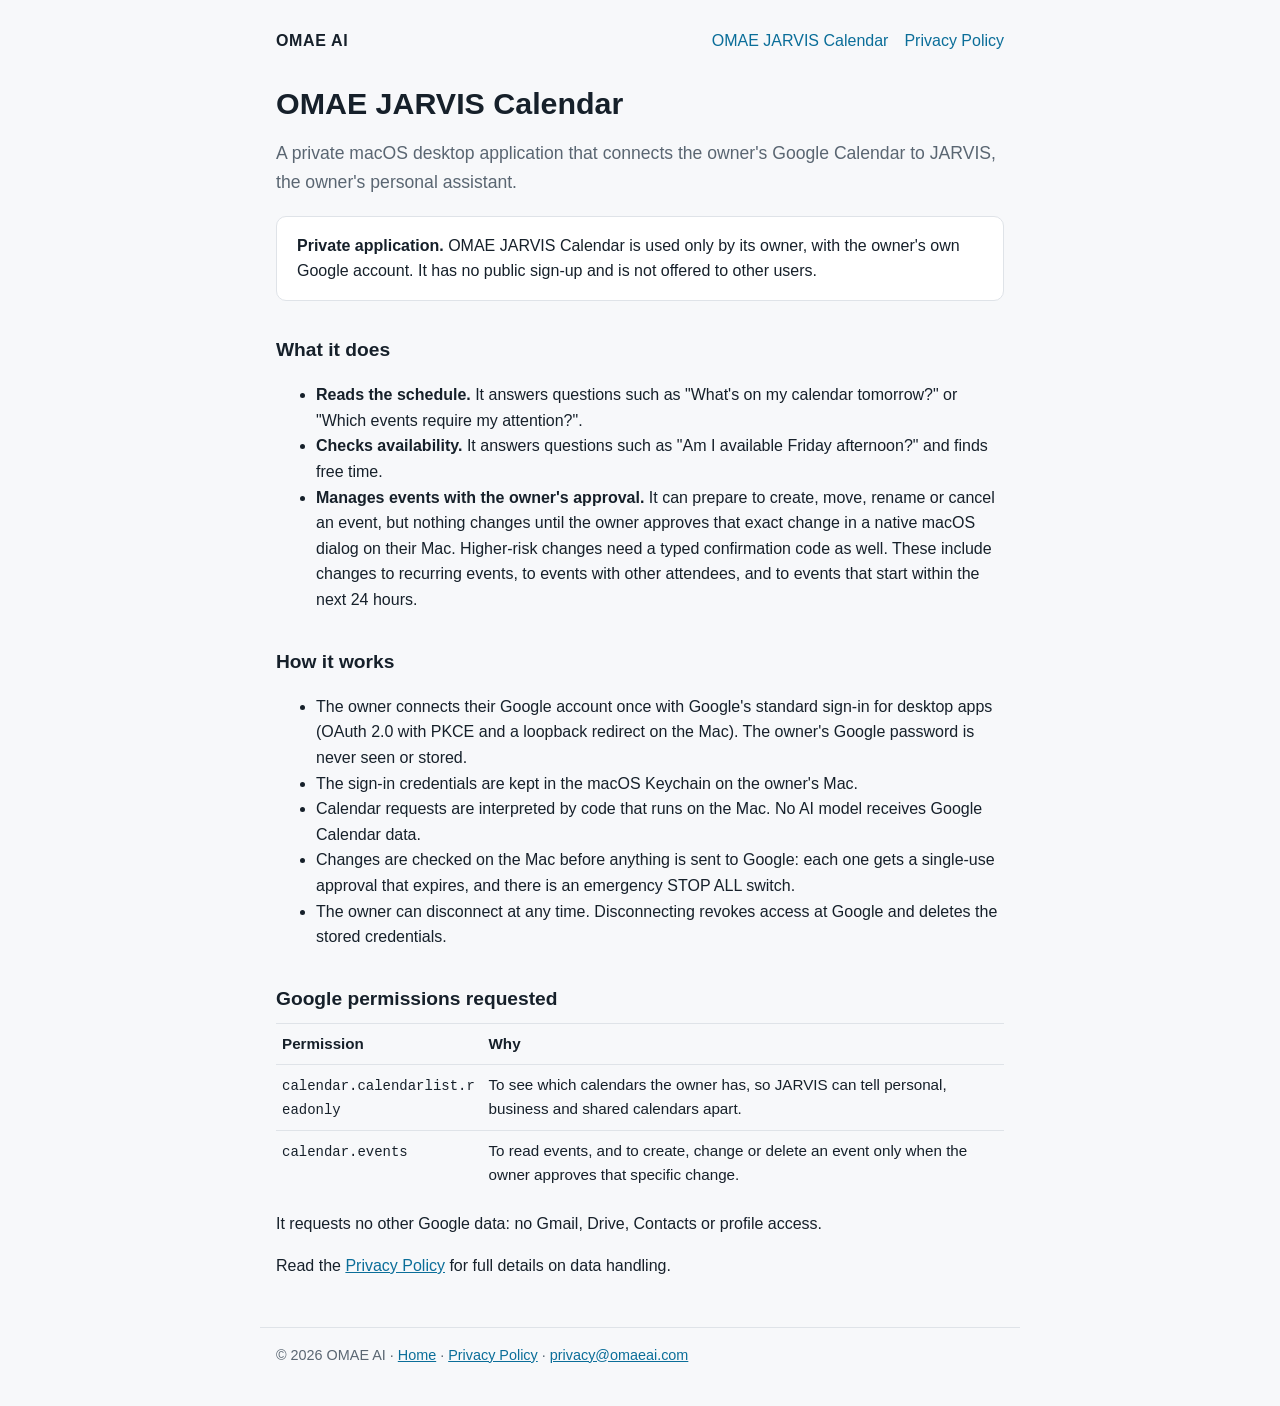
<file: jarvis-calendar/index.html>
<!doctype html>
<html lang="en">
<head>
<meta charset="utf-8">
<meta name="viewport" content="width=device-width, initial-scale=1">
<title>OMAE JARVIS Calendar</title>
<meta name="description" content="OMAE JARVIS Calendar is a private desktop application that connects the owner's Google Calendar to JARVIS for reading the schedule and owner-approved event management.">
<link rel="stylesheet" href="/styles.css">
</head>
<body>
<header>
  <a class="brand" href="/">OMAE AI</a>
  <nav><a href="/jarvis-calendar/">OMAE JARVIS Calendar</a><a href="/jarvis-calendar/privacy/">Privacy Policy</a></nav>
</header>
<main>
  <h1>OMAE JARVIS Calendar</h1>
  <p class="lead">A private macOS desktop application that connects the owner's Google Calendar to JARVIS, the owner's personal assistant.</p>

  <div class="card">
    <strong>Private application.</strong> OMAE JARVIS Calendar is used only by its owner, with the owner's own Google account. It has no public sign-up and is not offered to other users.
  </div>

  <h2>What it does</h2>
  <ul>
    <li><strong>Reads the schedule.</strong> It answers questions such as "What's on my calendar tomorrow?" or "Which events require my attention?".</li>
    <li><strong>Checks availability.</strong> It answers questions such as "Am I available Friday afternoon?" and finds free time.</li>
    <li><strong>Manages events with the owner's approval.</strong> It can prepare to create, move, rename or cancel an event, but nothing changes until the owner approves that exact change in a native macOS dialog on their Mac. Higher-risk changes need a typed confirmation code as well. These include changes to recurring events, to events with other attendees, and to events that start within the next 24 hours.</li>
  </ul>

  <h2>How it works</h2>
  <ul>
    <li>The owner connects their Google account once with Google's standard sign-in for desktop apps (OAuth 2.0 with PKCE and a loopback redirect on the Mac). The owner's Google password is never seen or stored.</li>
    <li>The sign-in credentials are kept in the macOS Keychain on the owner's Mac.</li>
    <li>Calendar requests are interpreted by code that runs on the Mac. No AI model receives Google Calendar data.</li>
    <li>Changes are checked on the Mac before anything is sent to Google: each one gets a single-use approval that expires, and there is an emergency STOP ALL switch.</li>
    <li>The owner can disconnect at any time. Disconnecting revokes access at Google and deletes the stored credentials.</li>
  </ul>

  <h2>Google permissions requested</h2>
  <table>
    <tr><th>Permission</th><th>Why</th></tr>
    <tr><td><code>calendar.calendarlist.readonly</code></td><td>To see which calendars the owner has, so JARVIS can tell personal, business and shared calendars apart.</td></tr>
    <tr><td><code>calendar.events</code></td><td>To read events, and to create, change or delete an event only when the owner approves that specific change.</td></tr>
  </table>
  <p>It requests no other Google data: no Gmail, Drive, Contacts or profile access.</p>

  <p>Read the <a href="/jarvis-calendar/privacy/">Privacy Policy</a> for full details on data handling.</p>
</main>
<footer>© 2026 OMAE AI · <a href="/">Home</a> · <a href="/jarvis-calendar/privacy/">Privacy Policy</a> · <a href="mailto:privacy@omaeai.com">privacy@omaeai.com</a></footer>
</body>
</html>
</file>
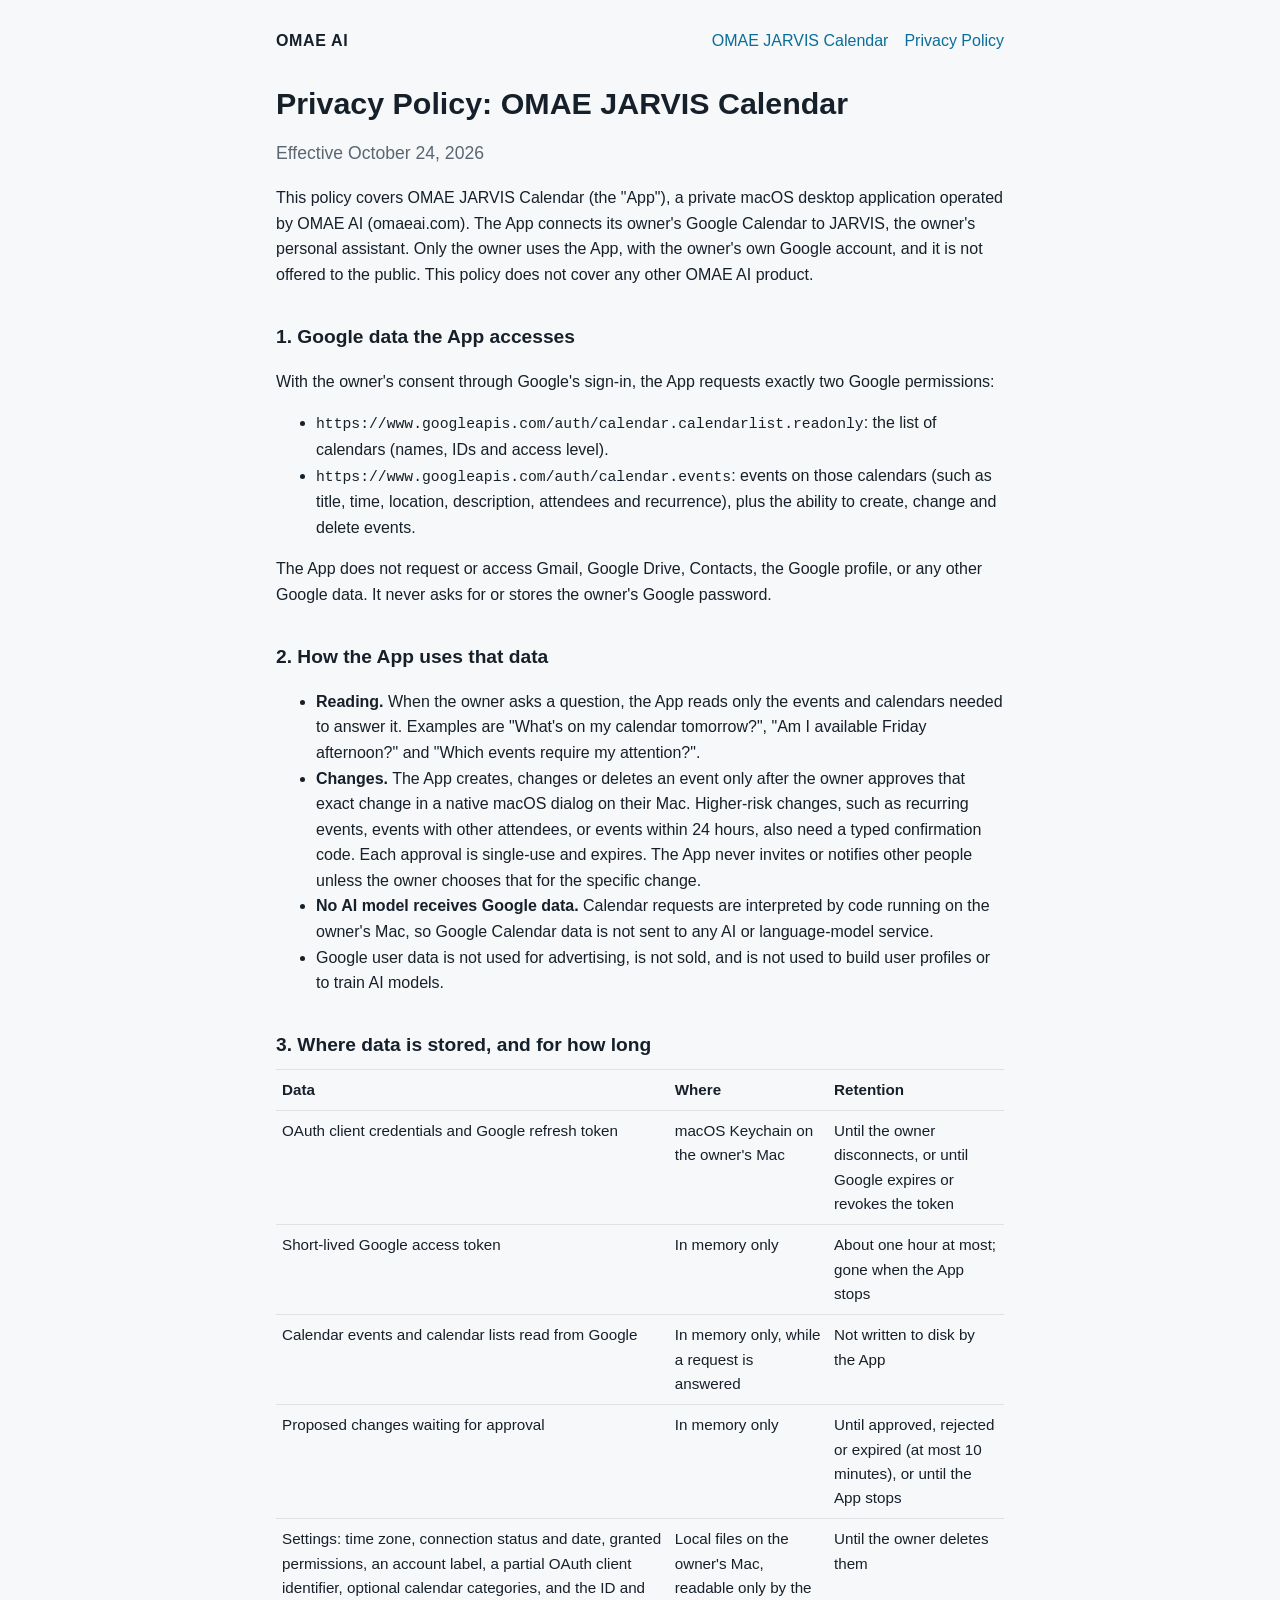
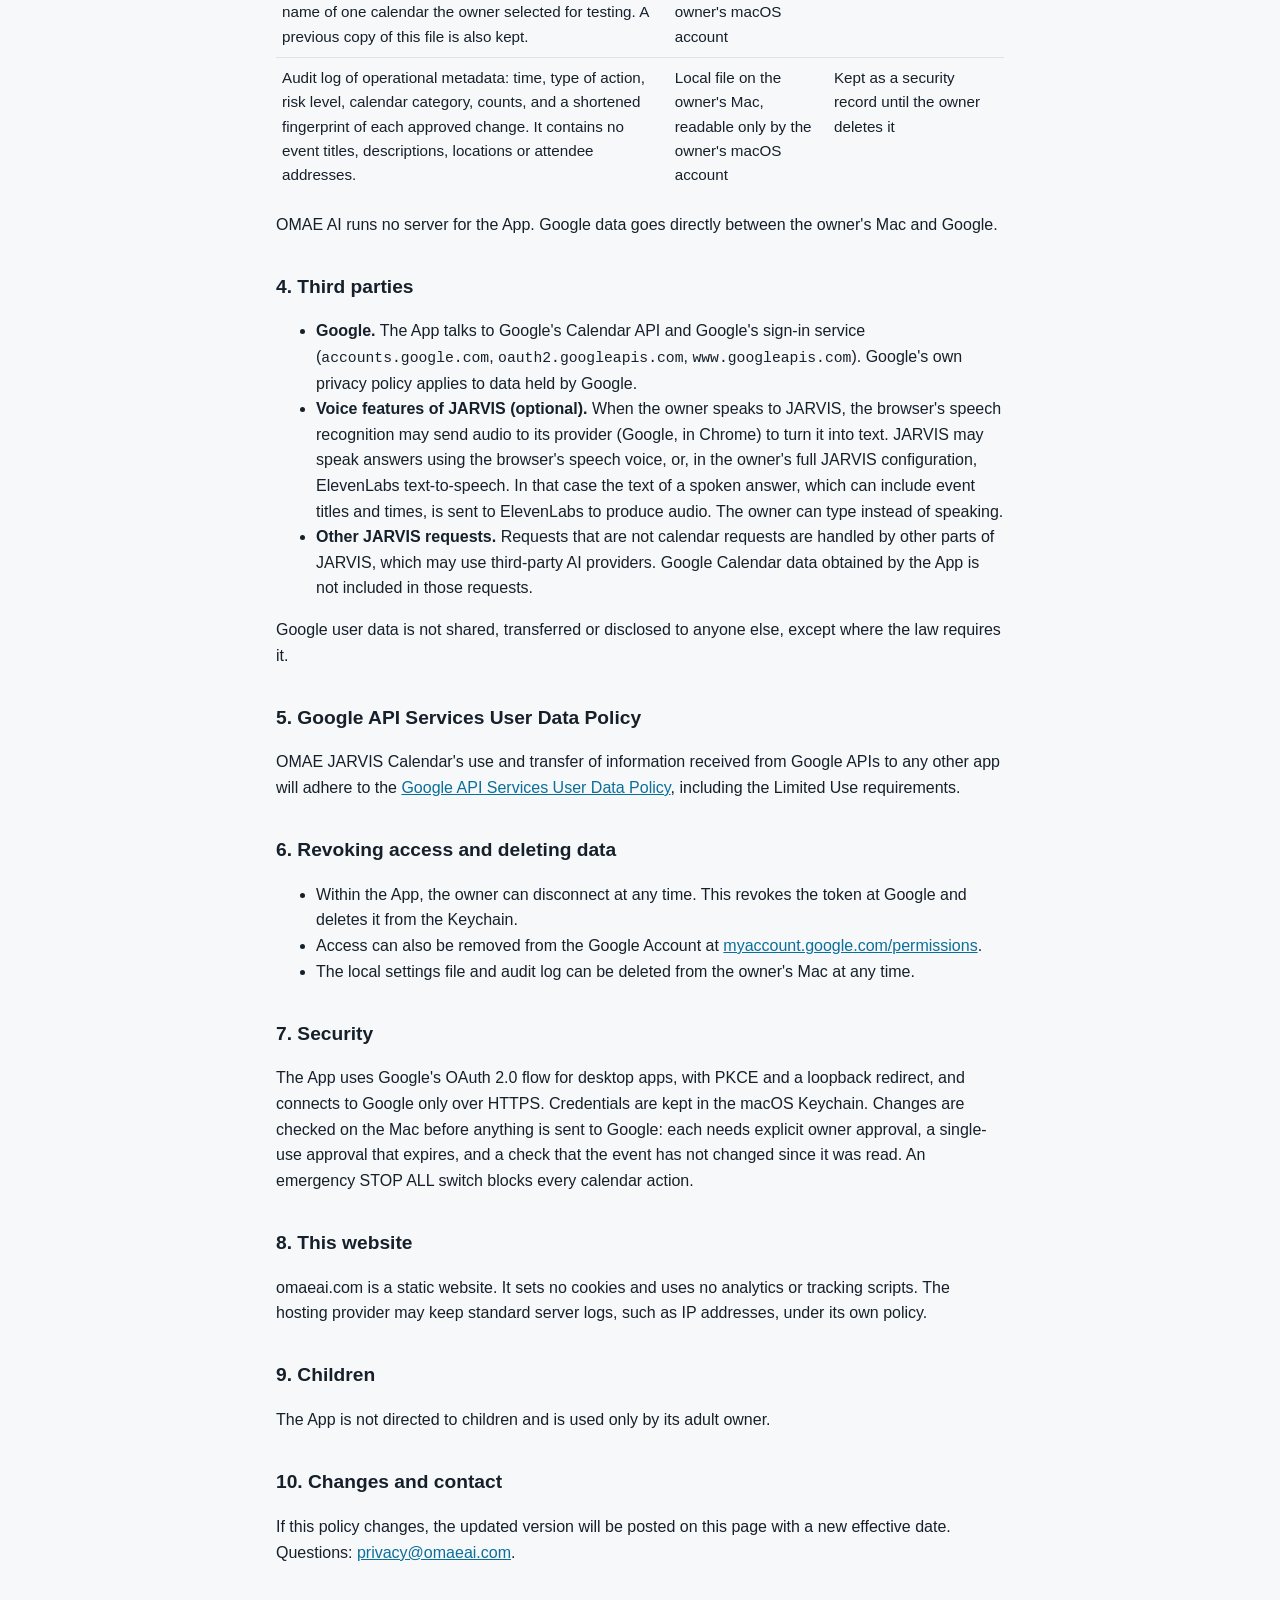
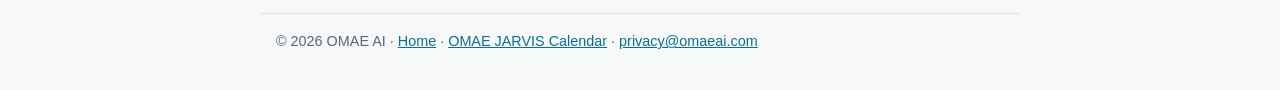
<file: jarvis-calendar/privacy/index.html>
<!doctype html>
<html lang="en">
<head>
<meta charset="utf-8">
<meta name="viewport" content="width=device-width, initial-scale=1">
<title>Calendar Privacy Policy</title>
<meta name="description" content="Privacy Policy for OMAE JARVIS Calendar: what Google Calendar data it accesses, how that data is processed and stored, and how to revoke access.">
<link rel="stylesheet" href="/styles.css">
</head>
<body>
<header>
  <a class="brand" href="/">OMAE AI</a>
  <nav><a href="/jarvis-calendar/">OMAE JARVIS Calendar</a><a href="/jarvis-calendar/privacy/">Privacy Policy</a></nav>
</header>
<main>
  <h1>Privacy Policy: OMAE JARVIS Calendar</h1>
  <p class="lead">Effective October 24, 2026</p>

  <p>This policy covers OMAE JARVIS Calendar (the "App"), a private macOS desktop application operated by OMAE AI (omaeai.com). The App connects its owner's Google Calendar to JARVIS, the owner's personal assistant. Only the owner uses the App, with the owner's own Google account, and it is not offered to the public. This policy does not cover any other OMAE AI product.</p>

  <h2>1. Google data the App accesses</h2>
  <p>With the owner's consent through Google's sign-in, the App requests exactly two Google permissions:</p>
  <ul>
    <li><code>https://www.googleapis.com/auth/calendar.calendarlist.readonly</code>: the list of calendars (names, IDs and access level).</li>
    <li><code>https://www.googleapis.com/auth/calendar.events</code>: events on those calendars (such as title, time, location, description, attendees and recurrence), plus the ability to create, change and delete events.</li>
  </ul>
  <p>The App does not request or access Gmail, Google Drive, Contacts, the Google profile, or any other Google data. It never asks for or stores the owner's Google password.</p>

  <h2>2. How the App uses that data</h2>
  <ul>
    <li><strong>Reading.</strong> When the owner asks a question, the App reads only the events and calendars needed to answer it. Examples are "What's on my calendar tomorrow?", "Am I available Friday afternoon?" and "Which events require my attention?".</li>
    <li><strong>Changes.</strong> The App creates, changes or deletes an event only after the owner approves that exact change in a native macOS dialog on their Mac. Higher-risk changes, such as recurring events, events with other attendees, or events within 24 hours, also need a typed confirmation code. Each approval is single-use and expires. The App never invites or notifies other people unless the owner chooses that for the specific change.</li>
    <li><strong>No AI model receives Google data.</strong> Calendar requests are interpreted by code running on the owner's Mac, so Google Calendar data is not sent to any AI or language-model service.</li>
    <li>Google user data is not used for advertising, is not sold, and is not used to build user profiles or to train AI models.</li>
  </ul>

  <h2>3. Where data is stored, and for how long</h2>
  <table>
    <tr><th>Data</th><th>Where</th><th>Retention</th></tr>
    <tr><td>OAuth client credentials and Google refresh token</td><td>macOS Keychain on the owner's Mac</td><td>Until the owner disconnects, or until Google expires or revokes the token</td></tr>
    <tr><td>Short-lived Google access token</td><td>In memory only</td><td>About one hour at most; gone when the App stops</td></tr>
    <tr><td>Calendar events and calendar lists read from Google</td><td>In memory only, while a request is answered</td><td>Not written to disk by the App</td></tr>
    <tr><td>Proposed changes waiting for approval</td><td>In memory only</td><td>Until approved, rejected or expired (at most 10 minutes), or until the App stops</td></tr>
    <tr><td>Settings: time zone, connection status and date, granted permissions, an account label, a partial OAuth client identifier, optional calendar categories, and the ID and name of one calendar the owner selected for testing. A previous copy of this file is also kept.</td><td>Local files on the owner's Mac, readable only by the owner's macOS account</td><td>Until the owner deletes them</td></tr>
    <tr><td>Audit log of operational metadata: time, type of action, risk level, calendar category, counts, and a shortened fingerprint of each approved change. It contains no event titles, descriptions, locations or attendee addresses.</td><td>Local file on the owner's Mac, readable only by the owner's macOS account</td><td>Kept as a security record until the owner deletes it</td></tr>
  </table>
  <p>OMAE AI runs no server for the App. Google data goes directly between the owner's Mac and Google.</p>

  <h2>4. Third parties</h2>
  <ul>
    <li><strong>Google.</strong> The App talks to Google's Calendar API and Google's sign-in service (<code>accounts.google.com</code>, <code>oauth2.googleapis.com</code>, <code>www.googleapis.com</code>). Google's own privacy policy applies to data held by Google.</li>
    <li><strong>Voice features of JARVIS (optional).</strong> When the owner speaks to JARVIS, the browser's speech recognition may send audio to its provider (Google, in Chrome) to turn it into text. JARVIS may speak answers using the browser's speech voice, or, in the owner's full JARVIS configuration, ElevenLabs text-to-speech. In that case the text of a spoken answer, which can include event titles and times, is sent to ElevenLabs to produce audio. The owner can type instead of speaking.</li>
    <li><strong>Other JARVIS requests.</strong> Requests that are not calendar requests are handled by other parts of JARVIS, which may use third-party AI providers. Google Calendar data obtained by the App is not included in those requests.</li>
  </ul>
  <p>Google user data is not shared, transferred or disclosed to anyone else, except where the law requires it.</p>

  <h2>5. Google API Services User Data Policy</h2>
  <p>OMAE JARVIS Calendar's use and transfer of information received from Google APIs to any other app will adhere to the <a href="https://developers.google.com/terms/api-services-user-data-policy">Google API Services User Data Policy</a>, including the Limited Use requirements.</p>

  <h2>6. Revoking access and deleting data</h2>
  <ul>
    <li>Within the App, the owner can disconnect at any time. This revokes the token at Google and deletes it from the Keychain.</li>
    <li>Access can also be removed from the Google Account at <a href="https://myaccount.google.com/permissions">myaccount.google.com/permissions</a>.</li>
    <li>The local settings file and audit log can be deleted from the owner's Mac at any time.</li>
  </ul>

  <h2>7. Security</h2>
  <p>The App uses Google's OAuth 2.0 flow for desktop apps, with PKCE and a loopback redirect, and connects to Google only over HTTPS. Credentials are kept in the macOS Keychain. Changes are checked on the Mac before anything is sent to Google: each needs explicit owner approval, a single-use approval that expires, and a check that the event has not changed since it was read. An emergency STOP ALL switch blocks every calendar action.</p>

  <h2>8. This website</h2>
  <p>omaeai.com is a static website. It sets no cookies and uses no analytics or tracking scripts. The hosting provider may keep standard server logs, such as IP addresses, under its own policy.</p>

  <h2>9. Children</h2>
  <p>The App is not directed to children and is used only by its adult owner.</p>

  <h2>10. Changes and contact</h2>
  <p>If this policy changes, the updated version will be posted on this page with a new effective date. Questions: <a href="mailto:privacy@omaeai.com">privacy@omaeai.com</a>.</p>
</main>
<footer>© 2026 OMAE AI · <a href="/">Home</a> · <a href="/jarvis-calendar/">OMAE JARVIS Calendar</a> · <a href="mailto:privacy@omaeai.com">privacy@omaeai.com</a></footer>
</body>
</html>
</file>
<file: styles.css>
:root{--bg:#f7f8fa;--fg:#16202a;--muted:#5a6672;--accent:#0b6e99;--card:#fff;--line:#dfe3e8}
@media (prefers-color-scheme:dark){:root{--bg:#0e141a;--fg:#e6edf3;--muted:#9aa7b3;--accent:#59c3ef;--card:#151d25;--line:#26323d}}
*{box-sizing:border-box}
body{margin:0;background:var(--bg);color:var(--fg);font:16px/1.6 -apple-system,BlinkMacSystemFont,"Segoe UI",Roboto,Helvetica,Arial,sans-serif}
header,main,footer{max-width:760px;margin:0 auto;padding:0 16px}
header{padding-top:28px;display:flex;justify-content:space-between;align-items:baseline;flex-wrap:wrap;gap:8px}
header .brand{font-weight:700;letter-spacing:.04em;color:var(--fg);text-decoration:none}
nav a{margin-left:16px;color:var(--accent);text-decoration:none}
nav a:first-child{margin-left:0}
main{padding-top:12px;padding-bottom:32px}
h1{font-size:1.9rem;line-height:1.25;margin:.6em 0 .3em}
h2{font-size:1.2rem;margin:1.8em 0 .4em}
p,li{color:var(--fg)}
.lead{font-size:1.1rem;color:var(--muted)}
.card{background:var(--card);border:1px solid var(--line);border-radius:10px;padding:16px 20px;margin:20px 0}
code{font-size:.92em;word-break:break-word}
a{color:var(--accent)}
table{border-collapse:collapse;width:100%;font-size:.95rem}
td,th{border-top:1px solid var(--line);padding:8px 6px;text-align:left;vertical-align:top}
footer{border-top:1px solid var(--line);padding-top:16px;padding-bottom:40px;color:var(--muted);font-size:.9rem}
</file>
